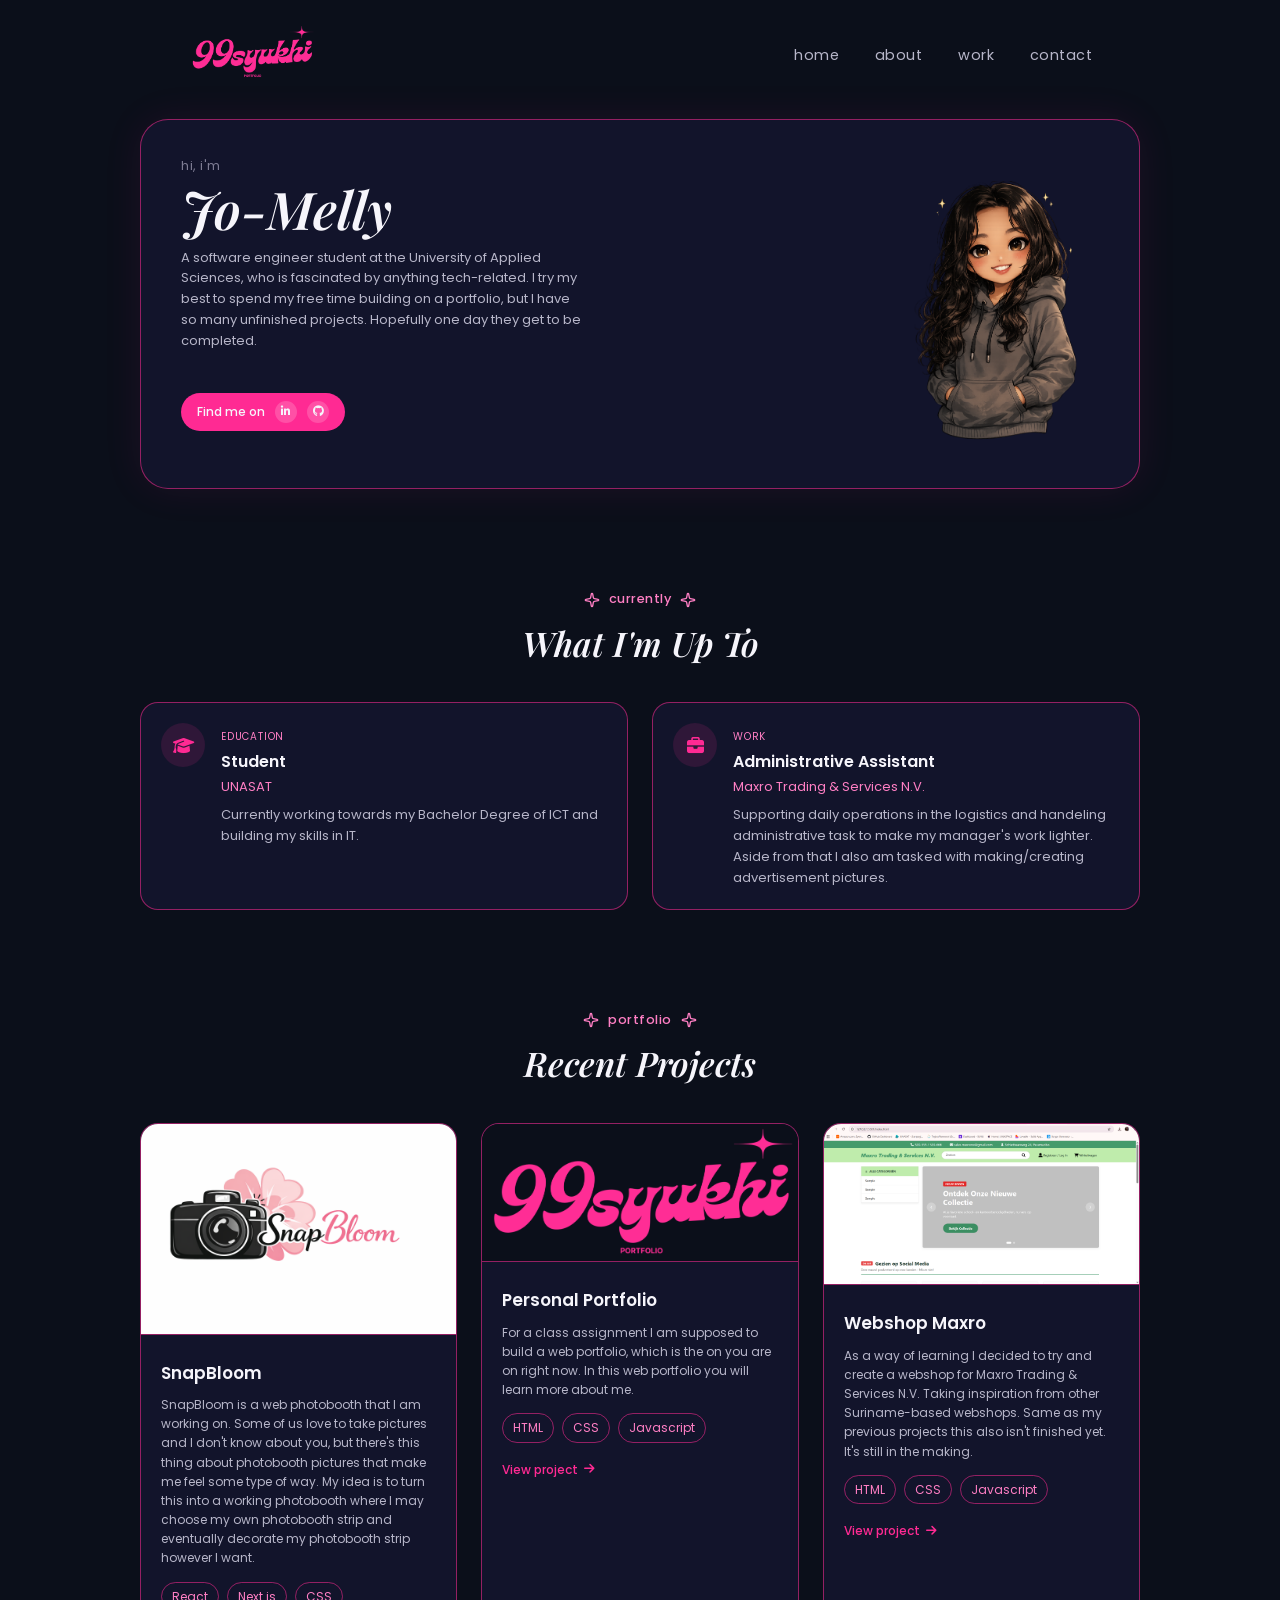
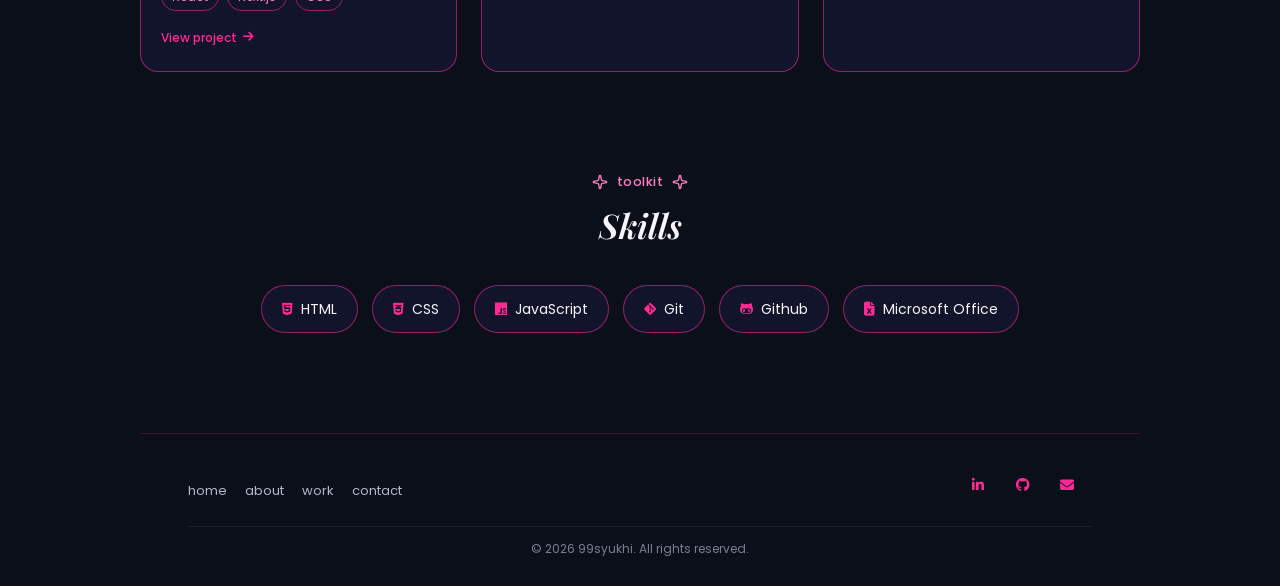
<file: index.html>
<!doctype html>
<html lang="en">
  <head>
    <meta charset="UTF-8" />
    <meta name="viewport" content="width=device-width, initial-scale=1.0" />
    <title>99syukhi - Jo-Melly's Portfolio</title>
    <link rel="preconnect" href="https://fonts.googleapis.com">
    <link href="https://fonts.googleapis.com/css2?family=Pacifico&amp;family=Playfair+Display:ital,wght@1,500;1,600&amp;family=Poppins:wght@300;400;500;600;700&amp;display=swap" rel="stylesheet">
    <link rel="stylesheet" href="https://cdnjs.cloudflare.com/ajax/libs/font-awesome/6.5.1/css/all.min.css">
    <link rel="icon" type="image/png" href="img/logo.png">
    <link rel="stylesheet" href="css/main.css" />
    <link rel="stylesheet" href="css/responsive.css" />
  </head>

  <body>
    <header class="site-header">
      <div class="wrap-logo">
        <div class="logo">
          <a href="index.html">
          <img src="img/logo.png" alt="99syukhi Logo" href="index.html">
          </a>
        </div>
      </div>
      <nav class="main-nav" id="mainNav">
        <a href="index.html" class="nav-link active">Home</a>
        <a href="about.html" class="nav-link">About</a>
        <a href="work.html" class="nav-link">Work</a>
        <a href="contact.html" class="nav-link">Contact</a>
    </nav>
    </header>

    <main>
    <section class="hero" id="home">
        <div class="hero-card">
            <div class="hero-text">
                <p class="eyebrow">Hi, I'm</p>
                <h1 class="hero-name">Jo-Melly</h1>
                <p class="hero-bio">
                A software engineer student at the University of Applied Sciences, who is fascinated by anything tech-related. 
                I try my best to spend my free time building on a portfolio, but I have so many unfinished projects. Hopefully one day they get to be completed.
                </p>
            </div>
            <div class="hero-img">
                <img src="img/chibi.png" alt="Chibi Illustration of Jo-Melly">
            </div>
            <div class="social-pill">
              <span>Find me on</span>

              <a href="https://www.linkedin.com/in/jo-melly-amatbahrowi-447380358/" target="_blank" aria-label="LinkedIn">
              <i class="fa-brands fa-linkedin-in"></i>
              </a>

              <a href="https://github.com/99syukhi" target="_blank" aria-label="GitHub">
              <i class="fa-brands fa-github"></i>
              </a>
            </div>
    </section>

    <section id="roles" class="roles">
        <p class="eyebrow center">
          <svg xmlns="http://www.w3.org/2000/svg" width="16" height="16" viewBox="0 0 24 24" fill="none" stroke="currentColor" stroke-width="2" stroke-linecap="round" stroke-linejoin="round" class="lucide lucide-sparkle-icon lucide-sparkle">
          <path d="M11.017 2.814a1 1 0 0 1 1.966 0l1.051 5.558a2 2 0 0 0 1.594 1.594l5.558 1.051a1 1 0 0 1 0 1.966l-5.558 1.051a2 2 0 0 0-1.594 1.594l-1.051 5.558a1 1 0 0 1-1.966 0l-1.051-5.558a2 2 0 0 0-1.594-1.594l-5.558-1.051a1 1 0 0 1 0-1.966l5.558-1.051a2 2 0 0 0 1.594-1.594z"/>
          </svg>
          currently
          <svg xmlns="http://www.w3.org/2000/svg" width="16" height="16" viewBox="0 0 24 24" fill="none" stroke="currentColor" stroke-width="2" stroke-linecap="round" stroke-linejoin="round" class="lucide lucide-sparkle-icon lucide-sparkle">
          <path d="M11.017 2.814a1 1 0 0 1 1.966 0l1.051 5.558a2 2 0 0 0 1.594 1.594l5.558 1.051a1 1 0 0 1 0 1.966l-5.558 1.051a2 2 0 0 0-1.594 1.594l-1.051 5.558a1 1 0 0 1-1.966 0l-1.051-5.558a2 2 0 0 0-1.594-1.594l-5.558-1.051a1 1 0 0 1 0-1.966l5.558-1.051a2 2 0 0 0 1.594-1.594z"/>
          </svg>
        </p>
        <h2 class="section-title">What I'm Up To</h2>

        <div class="role-grid">
          <div class="role-card">
            <div class="role-icon">
                <i class="fa-solid fa-graduation-cap">
                </i>
            </div>
            <div class="role-content">
                <span class="role-tag">Education</span>
                <h3 class="role-title">Student</h3>
                <p class="role-org">UNASAT</p>
                <p class="role-desc">Currently working towards my Bachelor Degree of ICT and building my skills in IT.</p>
            </div>
          </div>
        
          <div class="role-card">
            <div class="role-icon">
                <i class="fa-solid fa-briefcase">
                </i>
            </div>
            <div class="role-content">
                <span class="role-tag">Work</span>
                <h3 class="role-title">Administrative Assistant</h3>
                <p class="role-org">Maxro Trading & Services N.V.</p>
                <p class="role-desc">Supporting daily operations in the logistics and handeling administrative task to make my manager's work lighter. Aside from that I also am tasked with making/creating advertisement pictures.</p>
            </div>
          </div>
        </div>
    </section>
    <section id="work" class="projects">
      <p class="eyebrow center">
          <svg xmlns="http://www.w3.org/2000/svg" width="16" height="16" viewBox="0 0 24 24" fill="none" stroke="currentColor" stroke-width="2" stroke-linecap="round" stroke-linejoin="round" class="lucide lucide-sparkle-icon lucide-sparkle">
          <path d="M11.017 2.814a1 1 0 0 1 1.966 0l1.051 5.558a2 2 0 0 0 1.594 1.594l5.558 1.051a1 1 0 0 1 0 1.966l-5.558 1.051a2 2 0 0 0-1.594 1.594l-1.051 5.558a1 1 0 0 1-1.966 0l-1.051-5.558a2 2 0 0 0-1.594-1.594l-5.558-1.051a1 1 0 0 1 0-1.966l5.558-1.051a2 2 0 0 0 1.594-1.594z"/>
          </svg>
          portfolio
          <svg xmlns="http://www.w3.org/2000/svg" width="16" height="16" viewBox="0 0 24 24" fill="none" stroke="currentColor" stroke-width="2" stroke-linecap="round" stroke-linejoin="round" class="lucide lucide-sparkle-icon lucide-sparkle">
          <path d="M11.017 2.814a1 1 0 0 1 1.966 0l1.051 5.558a2 2 0 0 0 1.594 1.594l5.558 1.051a1 1 0 0 1 0 1.966l-5.558 1.051a2 2 0 0 0-1.594 1.594l-1.051 5.558a1 1 0 0 1-1.966 0l-1.051-5.558a2 2 0 0 0-1.594-1.594l-5.558-1.051a1 1 0 0 1 0-1.966l5.558-1.051a2 2 0 0 0 1.594-1.594z"/>
          </svg>
        </p>
      <h2 class="section-title">Recent Projects</h2>

      <div class="project-grid">
        <article class="project-card">
          <div class="project-thumb">
            <img src="/img/projects/snapbloom-logo.png" alt="Screenshot of Project One">
          </div>
          <div class="project-body">
            <h3 class="project-title">SnapBloom</h3>
            <p class="project-desc">
            SnapBloom is a web photobooth that I am working on. Some of us love to take pictures and I don't know about you, but there's this thing
            about photobooth pictures that make me feel some type of way. My idea is to turn this into a working photobooth where I may choose my own photobooth strip and eventually decorate my photobooth strip however I want.
            </p>
            <div class="tag-list">
              <span class="tag">React</span>
              <span class="tag">Next.js</span>
              <span class="tag">CSS</span>
            </div>
            <a href="/snapbloom.html" class="text-link">View project <i class="fa-solid fa-arrow-right"></i></a>
          </div>
        </article>

        <article class="project-card">
          <div class="project-thumb">
            <img src="/img/logo.png" alt="Screenshot of Project Two">
          </div>
          <div class="project-body">
            <h3 class="project-title">Personal Portfolio</h3>
            <p class="project-desc">
            For a class assignment I am supposed to build a web portfolio, which is the on you are on right now.
            In this web portfolio you will learn more about me.
            </p>
            <div class="tag-list">
              <span class="tag">HTML</span>
              <span class="tag">CSS</span>
            <span class="tag">Javascript</span>
            </div>
            <a href="portfolio.html" class="text-link">View project <i class="fa-solid fa-arrow-right"></i></a>
          </div>
        </article>

        <article class="project-card">
          <div class="project-thumb">
            <img src="/img/projects/webshop.png" alt="Screenshot of Project Three">
          </div>
          <div class="project-body">
            <h3 class="project-title">Webshop Maxro</h3>
            <p class="project-desc">
            As a way of learning I decided to try and create a webshop for Maxro Trading & Services N.V. Taking inspiration from other Suriname-based webshops.
            Same as my previous projects this also isn't finished yet. It's still in the making.
            </p>
            <div class="tag-list">
              <span class="tag">HTML</span>
              <span class="tag">CSS</span>
              <span class="tag">Javascript</span>
            </div>
            <a href="#" class="text-link">View project <i class="fa-solid fa-arrow-right"></i></a>
          </div>
        </article>
      </div>
    </section>
    
    <section id="skills" class="skills">
      <p class="eyebrow center">
          <svg xmlns="http://www.w3.org/2000/svg" width="16" height="16" viewBox="0 0 24 24" fill="none" stroke="currentColor" stroke-width="2" stroke-linecap="round" stroke-linejoin="round" class="lucide lucide-sparkle-icon lucide-sparkle">
          <path d="M11.017 2.814a1 1 0 0 1 1.966 0l1.051 5.558a2 2 0 0 0 1.594 1.594l5.558 1.051a1 1 0 0 1 0 1.966l-5.558 1.051a2 2 0 0 0-1.594 1.594l-1.051 5.558a1 1 0 0 1-1.966 0l-1.051-5.558a2 2 0 0 0-1.594-1.594l-5.558-1.051a1 1 0 0 1 0-1.966l5.558-1.051a2 2 0 0 0 1.594-1.594z"/>
          </svg>
          toolkit
          <svg xmlns="http://www.w3.org/2000/svg" width="16" height="16" viewBox="0 0 24 24" fill="none" stroke="currentColor" stroke-width="2" stroke-linecap="round" stroke-linejoin="round" class="lucide lucide-sparkle-icon lucide-sparkle">
          <path d="M11.017 2.814a1 1 0 0 1 1.966 0l1.051 5.558a2 2 0 0 0 1.594 1.594l5.558 1.051a1 1 0 0 1 0 1.966l-5.558 1.051a2 2 0 0 0-1.594 1.594l-1.051 5.558a1 1 0 0 1-1.966 0l-1.051-5.558a2 2 0 0 0-1.594-1.594l-5.558-1.051a1 1 0 0 1 0-1.966l5.558-1.051a2 2 0 0 0 1.594-1.594z"/>
          </svg>
        </p>
      <h2 class="section-title">Skills</h2>

      <div class="skills-grid">
        <div class="skill-pill"><i class="fa-brands fa-html5"></i><span>HTML</span></div>
        <div class="skill-pill"><i class="fa-brands fa-css3-alt"></i><span>CSS</span></div>
        <div class="skill-pill"><i class="fa-brands fa-js"></i><span>JavaScript</span></div>
        <div class="skill-pill"><i class="fa-brands fa-git-alt"></i><span>Git</span></div>
        <div class="skill-pill"><i class="fa-brands fa-github-alt"></i><span>Github</span></div>
        <div class="skill-pill"><i class="fa-solid fa-file-excel"></i><span>Microsoft Office</span></div>
      </div>
    </section>
    </main>

<footer>

  <nav class="footer-nav">
      <ul>
        <li><a href="#home">home</a></li>
        <li><a href="about.html">about</a></li>
        <li><a href="#work">work</a></li>
        <li><a href="#contact">contact</a></li>
      </ul>
    </nav>
    
    <p class="footer-cta">Let's connect</p>
    
    <div class="social-icons footer-icons">
      <a href="https://www.linkedin.com/in/jo-melly-amatbahrowi-447380358/" aria-label="LinkedIn"><i class="fa-brands fa-linkedin-in"></i></a>
      <a href="https://github.com/99syukhi" aria-label="GitHub"><i class="fa-brands fa-github"></i></a>
      <a href="mailto:jomellyamatbahrowi@gmail.com" aria-label="Email"><i class="fa-solid fa-envelope"></i></a>
    </div>

    <hr class="footer-divider" />
    <p class="footer-copy">
    &copy; 2026 99syukhi. All rights reserved.
    </p>
</footer>

  <script src="/js/script.js"></script>
  </body>
</html>
</file>
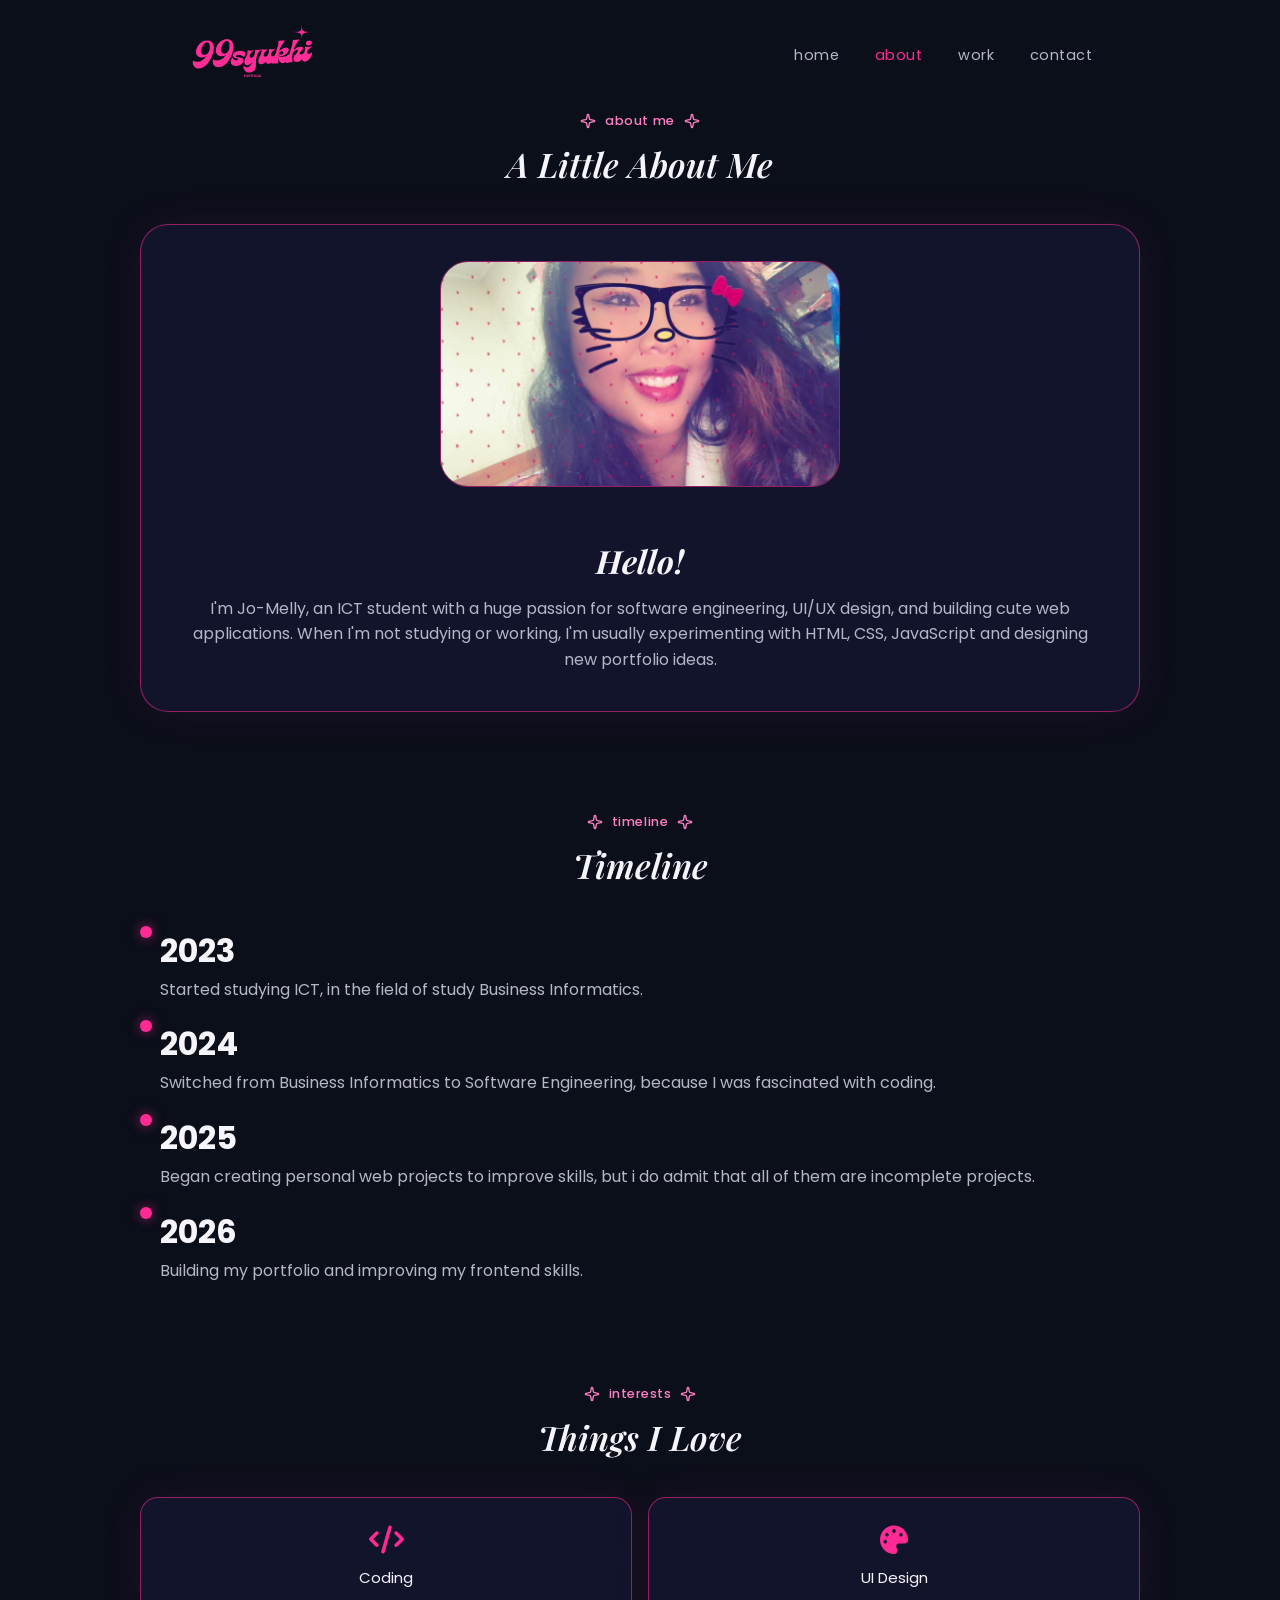
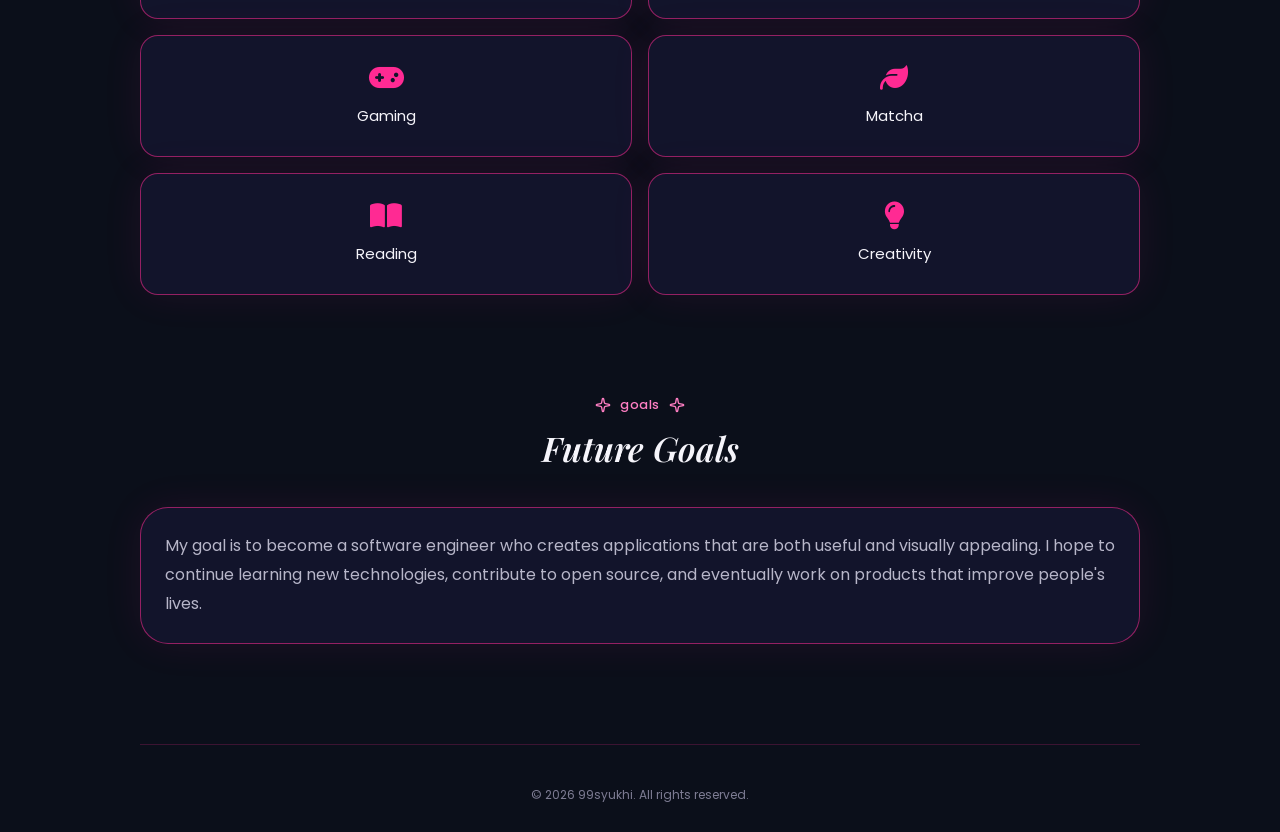
<file: about.html>
<!doctype html>
<html lang="en">
  <head>
    <meta charset="UTF-8" />
    <meta name="viewport" content="width=device-width, initial-scale=1.0" />
    <title>99syukhi - Jo-Melly's Portfolio</title>
    <link rel="preconnect" href="https://fonts.googleapis.com">
    <link href="https://fonts.googleapis.com/css2?family=Pacifico&amp;family=Playfair+Display:ital,wght@1,500;1,600&amp;family=Poppins:wght@300;400;500;600;700&amp;display=swap" rel="stylesheet">
    <link rel="stylesheet" href="https://cdnjs.cloudflare.com/ajax/libs/font-awesome/6.5.1/css/all.min.css">
    <link rel="icon" type="image/png" href="img/logo.png">
    <link rel="stylesheet" href="css/main.css" />
    <link rel="stylesheet" href="css/about.css" />
    <link rel="stylesheet" href="css/responsive.css" />
  </head>

  <body>
    <header class="site-header">
      <div class="logo">
        <a href="index.html">
        <img src="img/logo.png" alt="99syukhi Logo" href="index.html">
        </a>
      </div>
      <nav class="main-nav" id="mainNav">
        <a href="index.html" class="nav-link">Home</a>
        <a href="about.html" class="nav-link active">About</a>
        <a href="work.html" class="nav-link">Work</a>
        <a href="contact.html" class="nav-link">Contact</a>
    </nav>
    </header>

    <main>
    <section class="about-hero">
        <p class="eyebrow center">
          <svg xmlns="http://www.w3.org/2000/svg" width="16" height="16" viewBox="0 0 24 24" fill="none" stroke="currentColor" stroke-width="2" stroke-linecap="round" stroke-linejoin="round" class="lucide lucide-sparkle-icon lucide-sparkle">
          <path d="M11.017 2.814a1 1 0 0 1 1.966 0l1.051 5.558a2 2 0 0 0 1.594 1.594l5.558 1.051a1 1 0 0 1 0 1.966l-5.558 1.051a2 2 0 0 0-1.594 1.594l-1.051 5.558a1 1 0 0 1-1.966 0l-1.051-5.558a2 2 0 0 0-1.594-1.594l-5.558-1.051a1 1 0 0 1 0-1.966l5.558-1.051a2 2 0 0 0 1.594-1.594z"/>
          </svg>
          about me
          <svg xmlns="http://www.w3.org/2000/svg" width="16" height="16" viewBox="0 0 24 24" fill="none" stroke="currentColor" stroke-width="2" stroke-linecap="round" stroke-linejoin="round" class="lucide lucide-sparkle-icon lucide-sparkle">
          <path d="M11.017 2.814a1 1 0 0 1 1.966 0l1.051 5.558a2 2 0 0 0 1.594 1.594l5.558 1.051a1 1 0 0 1 0 1.966l-5.558 1.051a2 2 0 0 0-1.594 1.594l-1.051 5.558a1 1 0 0 1-1.966 0l-1.051-5.558a2 2 0 0 0-1.594-1.594l-5.558-1.051a1 1 0 0 1 0-1.966l5.558-1.051a2 2 0 0 0 1.594-1.594z"/>
          </svg>
        </p>

        <h1 class="section-title">A Little About Me</h1>
        <div class="about-card">
            <img src="img/jomelly.png" alt="Jo-Melly">
            <div>
                <h2>Hello!</h2>
                <p>
                I'm Jo-Melly, an ICT student with a huge passion for software engineering,
                UI/UX design, and building cute web applications.

                When I'm not studying or working,
                I'm usually experimenting with HTML, CSS,
                JavaScript and designing new portfolio ideas.
                </p>
            </div>
        </div>
    </section>

    <section>
        <p class="eyebrow center">
          <svg xmlns="http://www.w3.org/2000/svg" width="16" height="16" viewBox="0 0 24 24" fill="none" stroke="currentColor" stroke-width="2" stroke-linecap="round" stroke-linejoin="round" class="lucide lucide-sparkle-icon lucide-sparkle">
          <path d="M11.017 2.814a1 1 0 0 1 1.966 0l1.051 5.558a2 2 0 0 0 1.594 1.594l5.558 1.051a1 1 0 0 1 0 1.966l-5.558 1.051a2 2 0 0 0-1.594 1.594l-1.051 5.558a1 1 0 0 1-1.966 0l-1.051-5.558a2 2 0 0 0-1.594-1.594l-5.558-1.051a1 1 0 0 1 0-1.966l5.558-1.051a2 2 0 0 0 1.594-1.594z"/>
          </svg>
          timeline
          <svg xmlns="http://www.w3.org/2000/svg" width="16" height="16" viewBox="0 0 24 24" fill="none" stroke="currentColor" stroke-width="2" stroke-linecap="round" stroke-linejoin="round" class="lucide lucide-sparkle-icon lucide-sparkle">
          <path d="M11.017 2.814a1 1 0 0 1 1.966 0l1.051 5.558a2 2 0 0 0 1.594 1.594l5.558 1.051a1 1 0 0 1 0 1.966l-5.558 1.051a2 2 0 0 0-1.594 1.594l-1.051 5.558a1 1 0 0 1-1.966 0l-1.051-5.558a2 2 0 0 0-1.594-1.594l-5.558-1.051a1 1 0 0 1 0-1.966l5.558-1.051a2 2 0 0 0 1.594-1.594z"/>
          </svg>
        </p>
        
        <h2 class="section-title">Timeline</h2>
        <div class="timeline">
            <div class="timeline-item">
                <div class="dot"></div>
                <div>
                    <h3>2023</h3>
                    <p>Started studying ICT, in the field of study Business Informatics.</p>
                </div>
            </div>
            <div class="timeline-item">
                <div class="dot"></div>
                <div>
                    <h3>2024</h3>
                    <p>Switched from Business Informatics to Software Engineering, because I was fascinated with coding.</p>
                </div>
            </div>
            <div class="timeline-item">
                <div class="dot"></div>
                <div>
                    <h3>2025</h3>
                    <p>Began creating personal web projects to improve skills, but i do admit that all of them are incomplete projects.</p>
                </div>
            </div>
            <div class="timeline-item">
                <div class="dot"></div>
                <div>
                    <h3>2026</h3>
                    <p>Building my portfolio and improving my frontend skills.</p>
                </div>
            </div>
        </div>
    </section>

    <section>
        <p class="eyebrow center">
          <svg xmlns="http://www.w3.org/2000/svg" width="16" height="16" viewBox="0 0 24 24" fill="none" stroke="currentColor" stroke-width="2" stroke-linecap="round" stroke-linejoin="round" class="lucide lucide-sparkle-icon lucide-sparkle">
          <path d="M11.017 2.814a1 1 0 0 1 1.966 0l1.051 5.558a2 2 0 0 0 1.594 1.594l5.558 1.051a1 1 0 0 1 0 1.966l-5.558 1.051a2 2 0 0 0-1.594 1.594l-1.051 5.558a1 1 0 0 1-1.966 0l-1.051-5.558a2 2 0 0 0-1.594-1.594l-5.558-1.051a1 1 0 0 1 0-1.966l5.558-1.051a2 2 0 0 0 1.594-1.594z"/>
          </svg>
          interests
          <svg xmlns="http://www.w3.org/2000/svg" width="16" height="16" viewBox="0 0 24 24" fill="none" stroke="currentColor" stroke-width="2" stroke-linecap="round" stroke-linejoin="round" class="lucide lucide-sparkle-icon lucide-sparkle">
          <path d="M11.017 2.814a1 1 0 0 1 1.966 0l1.051 5.558a2 2 0 0 0 1.594 1.594l5.558 1.051a1 1 0 0 1 0 1.966l-5.558 1.051a2 2 0 0 0-1.594 1.594l-1.051 5.558a1 1 0 0 1-1.966 0l-1.051-5.558a2 2 0 0 0-1.594-1.594l-5.558-1.051a1 1 0 0 1 0-1.966l5.558-1.051a2 2 0 0 0 1.594-1.594z"/>
          </svg>
        </p>
        
        <h2 class="section-title">Things I Love</h2>
        <div class="interest-grid">
            <div class="interest-card">
                <i class="fa-solid fa-code"></i>
                <span>Coding</span>
            </div>
            <div class="interest-card">
                <i class="fa-solid fa-palette"></i>
                <span>UI Design</span>
            </div>
            <div class="interest-card">
                <i class="fa-solid fa-gamepad"></i>
                <span>Gaming</span>
            </div>
            <div class="interest-card">
                <i class="fa-solid fa-leaf"></i>
                <span>Matcha</span>
            </div>
            <div class="interest-card">
                <i class="fa-solid fa-book-open"></i>
                <span>Reading</span>
            </div>
            <div class="interest-card">
                <i class="fa-solid fa-lightbulb"></i>
                <span>Creativity</span>
            </div>
        </div>
    </section>

    <section>
        <p class="eyebrow center">
          <svg xmlns="http://www.w3.org/2000/svg" width="16" height="16" viewBox="0 0 24 24" fill="none" stroke="currentColor" stroke-width="2" stroke-linecap="round" stroke-linejoin="round" class="lucide lucide-sparkle-icon lucide-sparkle">
          <path d="M11.017 2.814a1 1 0 0 1 1.966 0l1.051 5.558a2 2 0 0 0 1.594 1.594l5.558 1.051a1 1 0 0 1 0 1.966l-5.558 1.051a2 2 0 0 0-1.594 1.594l-1.051 5.558a1 1 0 0 1-1.966 0l-1.051-5.558a2 2 0 0 0-1.594-1.594l-5.558-1.051a1 1 0 0 1 0-1.966l5.558-1.051a2 2 0 0 0 1.594-1.594z"/>
          </svg>
          goals
          <svg xmlns="http://www.w3.org/2000/svg" width="16" height="16" viewBox="0 0 24 24" fill="none" stroke="currentColor" stroke-width="2" stroke-linecap="round" stroke-linejoin="round" class="lucide lucide-sparkle-icon lucide-sparkle">
          <path d="M11.017 2.814a1 1 0 0 1 1.966 0l1.051 5.558a2 2 0 0 0 1.594 1.594l5.558 1.051a1 1 0 0 1 0 1.966l-5.558 1.051a2 2 0 0 0-1.594 1.594l-1.051 5.558a1 1 0 0 1-1.966 0l-1.051-5.558a2 2 0 0 0-1.594-1.594l-5.558-1.051a1 1 0 0 1 0-1.966l5.558-1.051a2 2 0 0 0 1.594-1.594z"/>
          </svg>
        </p>

        <h2 class="section-title">Future Goals</h2>
        <div class="story-card">
            <p>
                My goal is to become a software engineer who creates applications that are
                both useful and visually appealing. I hope to continue learning new
                technologies, contribute to open source, and eventually work on products
                that improve people's lives.
            </p>
        </div>
    </section>
</main>

<footer>
    <p class="footer-copy">
    &copy; 2026 99syukhi. All rights reserved.
    </p>
</footer>

<script src="/js/script.js"></script>
</body>
</html>
</file>
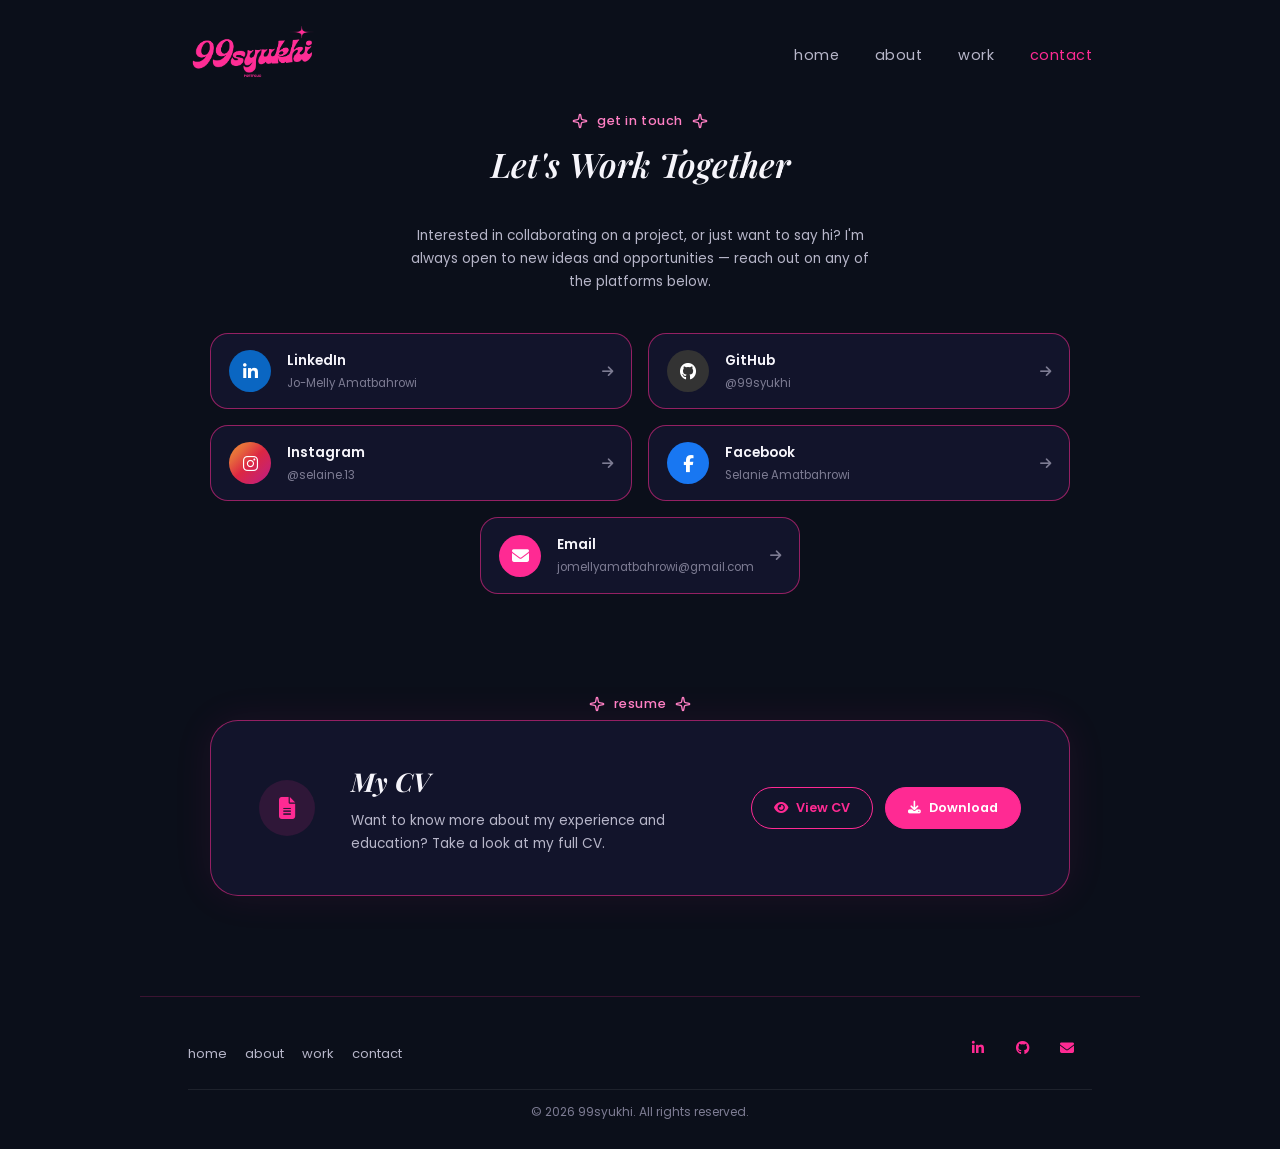
<file: contact.html>
<!doctype html>
<html lang="en">
  <head>
    <meta charset="UTF-8" />
    <meta name="viewport" content="width=device-width, initial-scale=1.0" />
    <title>Contact — 99syukhi</title>
    <link rel="preconnect" href="https://fonts.googleapis.com">
    <link href="https://fonts.googleapis.com/css2?family=Pacifico&family=Playfair+Display:ital,wght@1,500;1,600&family=Poppins:wght@300;400;500;600;700&display=swap" rel="stylesheet">
    <link rel="stylesheet" href="https://cdnjs.cloudflare.com/ajax/libs/font-awesome/6.5.1/css/all.min.css">
    <link rel="icon" type="image/png" href="img/logo.png">
    <link rel="stylesheet" href="css/main.css" />
    <link rel="stylesheet" href="css/contact.css" />
    <link rel="stylesheet" href="css/responsive.css" />
  </head>

  <body>
    <header class="site-header">
      <div class="logo">
        <a href="index.html">
          <img src="img/logo.png" alt="99syukhi Logo">
        </a>
      </div>
      <nav class="main-nav" id="mainNav">
        <a href="index.html" class="nav-link">Home</a>
        <a href="about.html" class="nav-link">About</a>
        <a href="work.html" class="nav-link">Work</a>
        <a href="contact.html" class="nav-link active">Contact</a>
      </nav>
    </header>

    <main>
      <section class="contact-intro">
        <p class="eyebrow center">
          <svg xmlns="http://www.w3.org/2000/svg" width="16" height="16" viewBox="0 0 24 24" fill="none" stroke="currentColor" stroke-width="2" stroke-linecap="round" stroke-linejoin="round">
            <path d="M11.017 2.814a1 1 0 0 1 1.966 0l1.051 5.558a2 2 0 0 0 1.594 1.594l5.558 1.051a1 1 0 0 1 0 1.966l-5.558 1.051a2 2 0 0 0-1.594 1.594l-1.051 5.558a1 1 0 0 1-1.966 0l-1.051-5.558a2 2 0 0 0-1.594-1.594l-5.558-1.051a1 1 0 0 1 0-1.966l5.558-1.051a2 2 0 0 0 1.594-1.594z"/>
          </svg>
          get in touch
          <svg xmlns="http://www.w3.org/2000/svg" width="16" height="16" viewBox="0 0 24 24" fill="none" stroke="currentColor" stroke-width="2" stroke-linecap="round" stroke-linejoin="round">
            <path d="M11.017 2.814a1 1 0 0 1 1.966 0l1.051 5.558a2 2 0 0 0 1.594 1.594l5.558 1.051a1 1 0 0 1 0 1.966l-5.558 1.051a2 2 0 0 0-1.594 1.594l-1.051 5.558a1 1 0 0 1-1.966 0l-1.051-5.558a2 2 0 0 0-1.594-1.594l-5.558-1.051a1 1 0 0 1 0-1.966l5.558-1.051a2 2 0 0 0 1.594-1.594z"/>
          </svg>
        </p>
        <h1 class="section-title">Let's Work Together</h1>
        <p class="contact-sub">
          Interested in collaborating on a project, or just want to say hi?
          I'm always open to new ideas and opportunities — reach out on any of the platforms below.
        </p>
      </section>
      <section class="socials-section">
        <div class="socials-grid">

          <a href="www.linkedin.com/in/jo-melly-amatbahrowi-447380358" target="_blank" class="social-card" aria-label="LinkedIn">
            <div class="social-icon-wrap linkedin">
              <i class="fa-brands fa-linkedin-in"></i>
            </div>
            <div class="social-info">
              <span class="social-platform">LinkedIn</span>
              <span class="social-handle">Jo-Melly Amatbahrowi</span>
            </div>
            <i class="fa-solid fa-arrow-right social-arrow"></i>
          </a>

          <a href="https://github.com/99syukhi" target="_blank" class="social-card" aria-label="GitHub">
            <div class="social-icon-wrap github">
              <i class="fa-brands fa-github"></i>
            </div>
            <div class="social-info">
              <span class="social-platform">GitHub</span>
              <span class="social-handle">@99syukhi</span>
            </div>
            <i class="fa-solid fa-arrow-right social-arrow"></i>
          </a>

          <a href="https://www.instagram.com/selaine.13/" target="_blank" class="social-card" aria-label="Instagram">
            <div class="social-icon-wrap instagram">
              <i class="fa-brands fa-instagram"></i>
            </div>
            <div class="social-info">
              <span class="social-platform">Instagram</span>
              <span class="social-handle">@selaine.13</span>
            </div>
            <i class="fa-solid fa-arrow-right social-arrow"></i>
          </a>

          <a href="https://www.facebook.com/jomellyamatbahrowi" target="_blank" class="social-card" aria-label="Facebook">
            <div class="social-icon-wrap facebook">
              <i class="fa-brands fa-facebook-f"></i>
            </div>
            <div class="social-info">
              <span class="social-platform">Facebook</span>
              <span class="social-handle">Selanie Amatbahrowi</span>
            </div>
            <i class="fa-solid fa-arrow-right social-arrow"></i>
          </a>

          <a href="mailto:jomellyamatbahrowi@gmail.com" class="social-card" aria-label="Email">
            <div class="social-icon-wrap email">
              <i class="fa-solid fa-envelope"></i>
            </div>
            <div class="social-info">
              <span class="social-platform">Email</span>
              <span class="social-handle">jomellyamatbahrowi@gmail.com</span>
            </div>
            <i class="fa-solid fa-arrow-right social-arrow"></i>
          </a>

        </div>
      </section>

      <section class="cv-section">
        <p class="eyebrow center">
          <svg xmlns="http://www.w3.org/2000/svg" width="16" height="16" viewBox="0 0 24 24" fill="none" stroke="currentColor" stroke-width="2" stroke-linecap="round" stroke-linejoin="round">
            <path d="M11.017 2.814a1 1 0 0 1 1.966 0l1.051 5.558a2 2 0 0 0 1.594 1.594l5.558 1.051a1 1 0 0 1 0 1.966l-5.558 1.051a2 2 0 0 0-1.594 1.594l-1.051 5.558a1 1 0 0 1-1.966 0l-1.051-5.558a2 2 0 0 0-1.594-1.594l-5.558-1.051a1 1 0 0 1 0-1.966l5.558-1.051a2 2 0 0 0 1.594-1.594z"/>
          </svg>
          resume
          <svg xmlns="http://www.w3.org/2000/svg" width="16" height="16" viewBox="0 0 24 24" fill="none" stroke="currentColor" stroke-width="2" stroke-linecap="round" stroke-linejoin="round">
            <path d="M11.017 2.814a1 1 0 0 1 1.966 0l1.051 5.558a2 2 0 0 0 1.594 1.594l5.558 1.051a1 1 0 0 1 0 1.966l-5.558 1.051a2 2 0 0 0-1.594 1.594l-1.051 5.558a1 1 0 0 1-1.966 0l-1.051-5.558a2 2 0 0 0-1.594-1.594l-5.558-1.051a1 1 0 0 1 0-1.966l5.558-1.051a2 2 0 0 0 1.594-1.594z"/>
          </svg>
        </p>

        <div class="cv-card">
          <div class="cv-icon">
            <i class="fa-solid fa-file-lines"></i>
          </div>
          <div class="cv-text">
            <h2>My CV</h2>
            <p>Want to know more about my experience and education? Take a look at my full CV.</p>
          </div>
          <div class="cv-buttons">
            <a href="cv.pdf" target="_blank" class="cv-btn cv-btn--view">
              <i class="fa-solid fa-eye"></i> View CV
            </a>
            <a href="cv.pdf" download class="cv-btn cv-btn--download">
              <i class="fa-solid fa-download"></i> Download
            </a>
          </div>
        </div>
      </section>

    </main>
    
    <footer>
      <nav class="footer-nav">
        <ul>
          <li><a href="index.html">home</a></li>
          <li><a href="about.html">about</a></li>
          <li><a href="work.html">work</a></li>
          <li><a href="contact.html">contact</a></li>
        </ul>
      </nav>
      <p class="footer-cta">Let's connect</p>
      <div class="social-icons footer-icons">
        <a href="https://www.linkedin.com/in/jo-melly-amatbahrowi-447380358/" aria-label="LinkedIn"><i class="fa-brands fa-linkedin-in"></i></a>
        <a href="https://github.com/99syukhy" aria-label="GitHub"><i class="fa-brands fa-github"></i></a>
        <a href="mailto:jomellyamatbahrowi@gmail.com" aria-label="Email"><i class="fa-solid fa-envelope"></i></a>
      </div>
      <hr class="footer-divider" />
      <p class="footer-copy">&copy; 2026 99syukhi. All rights reserved.</p>
    </footer>

    <script src="/js/script.js"></script>
  </body>
</html>
</file>
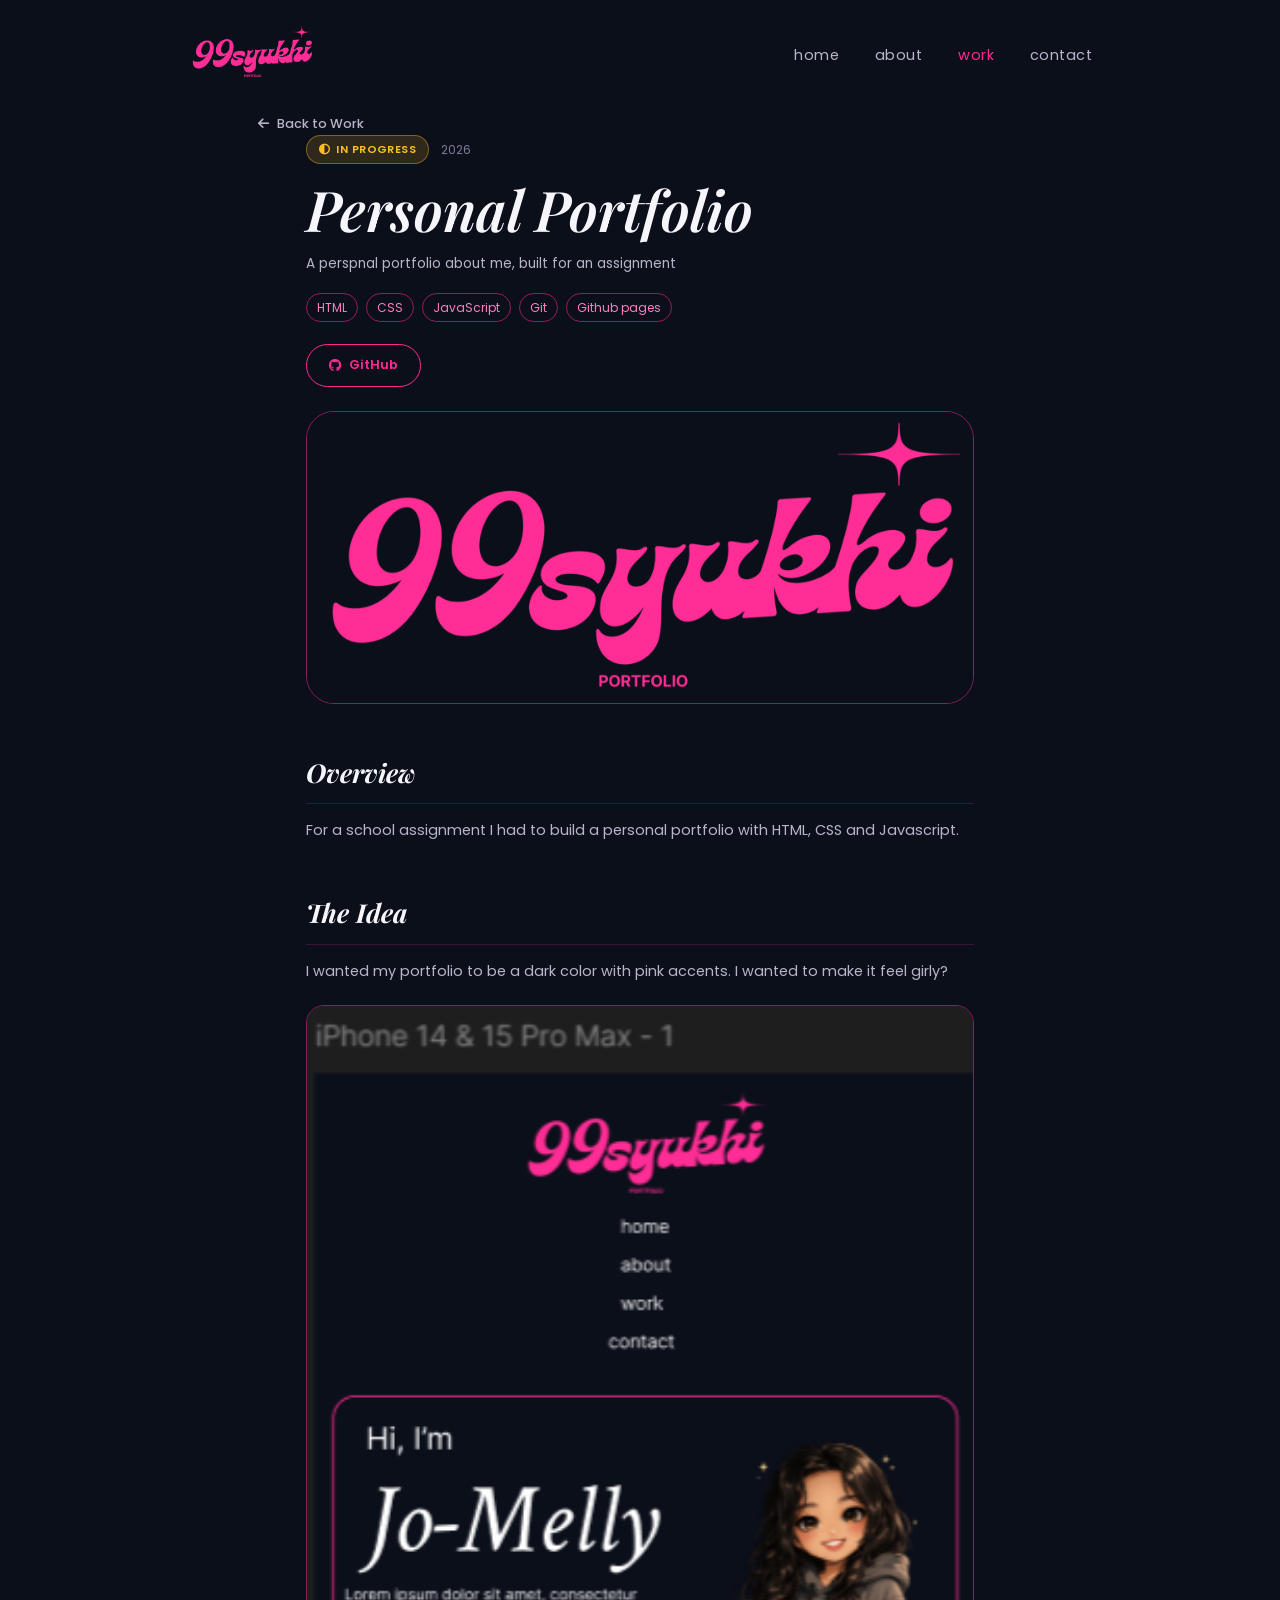
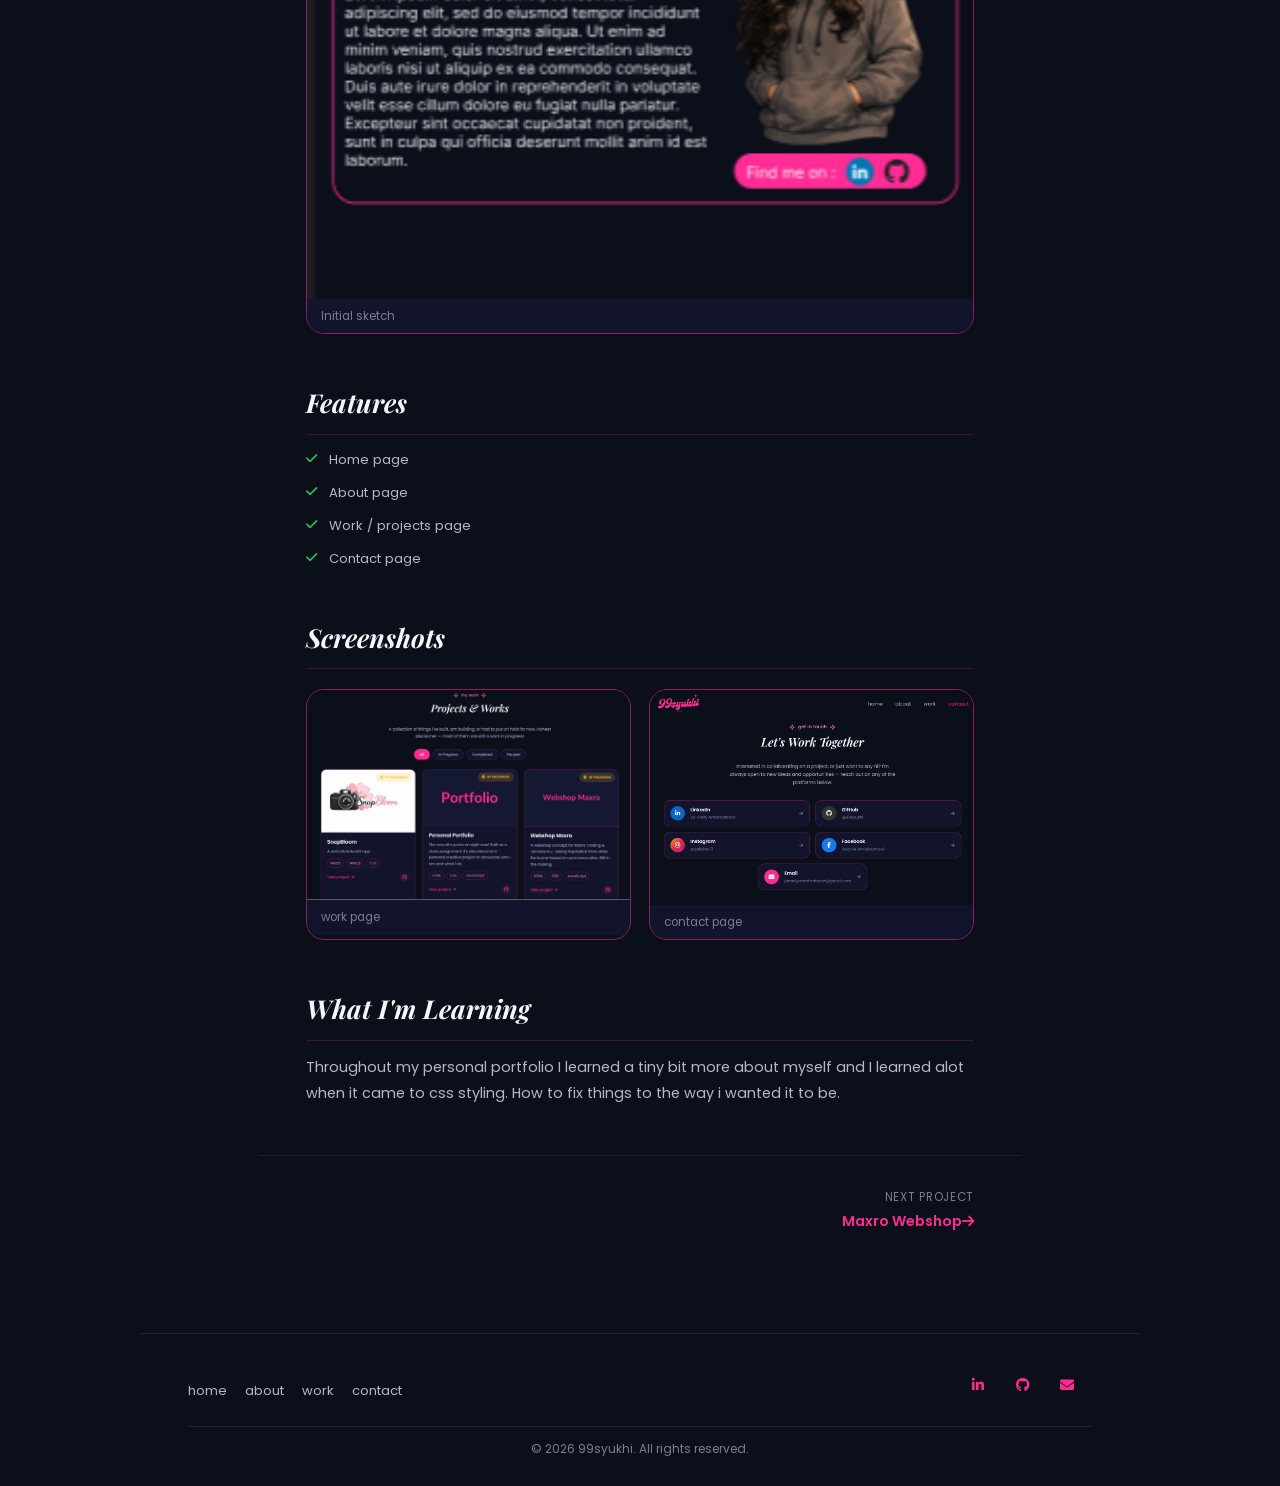
<file: portfolio.html>
<!doctype html>
<html lang="en">
  <head>
    <meta charset="UTF-8" />
    <meta name="viewport" content="width=device-width, initial-scale=1.0" />
    <title>Portfolio — 99syukhi</title>
    <link rel="preconnect" href="https://fonts.googleapis.com">
    <link href="https://fonts.googleapis.com/css2?family=Pacifico&family=Playfair+Display:ital,wght@1,500;1,600&family=Poppins:wght@300;400;500;600;700&display=swap" rel="stylesheet">
    <link rel="stylesheet" href="https://cdnjs.cloudflare.com/ajax/libs/font-awesome/6.5.1/css/all.min.css">
    <link rel="icon" type="image/png" href="/img/logo.png">
    <link rel="stylesheet" href="/css/main.css" />
    <link rel="stylesheet" href="/css/project.css" />
    <link rel="stylesheet" href="/css/responsive.css" />
  </head>

  <body>

    <header class="site-header">
      <div class="logo">
        <a href="/index.html">
          <img src="/img/logo.png" alt="99syukhi Logo">
        </a>
      </div>
      <nav class="main-nav" id="mainNav">
        <a href="/index.html" class="nav-link">Home</a>
        <a href="/about.html" class="nav-link">About</a>
        <a href="/work.html" class="nav-link active">Work</a>
        <a href="/contact.html" class="nav-link">Contact</a>
      </nav>
    </header>

    <main>

      <div class="back-wrap">
        <a href="/work.html" class="back-link">
          <i class="fa-solid fa-arrow-left"></i> Back to Work
        </a>

      <section class="project-hero">
        <div class="project-hero-inner">

          <div class="project-meta">
            <span class="status-badge status-badge--in-progress">
              <i class="fa-solid fa-circle-half-stroke"></i> In Progress
            </span>
            <span class="project-year">2026</span>
          </div>

          <h1 class="project-hero-title">Personal Portfolio</h1>
          <p class="project-hero-tagline">
            A perspnal portfolio about me, built for an assignment
          </p>

          <div class="tag-list">
            <span class="tag">HTML</span>
            <span class="tag">CSS</span>
            <span class="tag">JavaScript</span>
            <span class="tag">Git</span>
            <span class="tag">Github pages</span>
          </div>

          <div class="project-hero-links">
            <a href="https://github.com/99syukhi/99syukhi.github.io" target="_blank" class="cv-btn cv-btn--view">
              <i class="fa-brands fa-github"></i> GitHub
            </a>
          </div>

        </div>

        <div class="project-cover">
          <img src="/img/logo.png"
               alt="Portfolio logo">
        </div>
      </section>

      <section class="detail-section">
        <h2 class="detail-heading">Overview</h2>
        <p class="detail-text">
          For a school assignment I had to build a personal portfolio with HTML, CSS and Javascript.
        </p>
      </section>

      <section class="detail-section">
        <h2 class="detail-heading">The Idea</h2>
        <p class="detail-text">
          I wanted my portfolio to be a dark color with pink accents. I wanted to make it feel girly?
        </p>

        <div class="media-grid">
          <figure class="media-item">
            <img src="/img/projects/idea.png"
                 alt="The idea">
            <figcaption>Initial sketch</figcaption>
          </figure>
      </section>

      <section class="detail-section">
        <h2 class="detail-heading">Features</h2>
        <ul class="feature-list">
          <li>
            <i class="fa-solid fa-check"></i>
            <span>Home page</span>
          </li>
          <li>
            <i class="fa-solid fa-check"></i>
            <span>About page</span>
          </li>
          <li>
            <i class="fa-solid fa-check"></i>
            <span>Work / projects page</span>
          </li>
          <li>
            <i class="fa-solid fa-check"></i>
            <span>Contact page</span>
          </li>
        </ul>
      </section>

      <section class="detail-section">
        <h2 class="detail-heading">Screenshots</h2>
        <div class="media-grid">
          <figure class="media-item">
            <img src="/img/projects/work.png"
                 alt="SnapBloom screenshot 1">
            <figcaption>work page</figcaption>
          </figure>
          <figure class="media-item">
            <img src="/img/projects/contact.png"
                 alt="SnapBloom screenshot 2">
            <figcaption>contact page</figcaption>
          </figure>
        </div>
      </section>

      <section class="detail-section">
        <h2 class="detail-heading">What I'm Learning</h2>
        <p class="detail-text">
          Throughout my personal portfolio I learned a tiny bit more about myself and I learned alot when it came to css styling.
          How to fix things to the way i wanted it to be.
        </p>
      </section>

      <nav class="project-nav">
        <span class="project-nav-placeholder"></span>
        <a href="webshop.html" class="project-nav-link next">
          <span class="project-nav-label">Next project</span>
          <span class="project-nav-title">Maxro Webshop<i class="fa-solid fa-arrow-right"></i></span>
        </a>
      </nav>

    </main>

    <footer>
      <nav class="footer-nav">
        <ul>
          <li><a href="/index.html">home</a></li>
          <li><a href="/about.html">about</a></li>
          <li><a href="/work.html">work</a></li>
          <li><a href="/contact.html">contact</a></li>
        </ul>
      </nav>
      <p class="footer-cta">Let's connect</p>
      <div class="social-icons footer-icons">
        <a href="https://www.linkedin.com/in/jo-melly-amatbahrowi-447380358/" aria-label="LinkedIn"><i class="fa-brands fa-linkedin-in"></i></a>
        <a href="https://github.com/99syukhy" aria-label="GitHub"><i class="fa-brands fa-github"></i></a>
        <a href="mailto:jomellyamatbahrowi@gmail.com" aria-label="Email"><i class="fa-solid fa-envelope"></i></a>
      </div>
      <hr class="footer-divider" />
      <p class="footer-copy">&copy; 2026 99syukhi. All rights reserved.</p>
    </footer>

    <script src="/js/script.js"></script>
  </body>
</html>
</file>
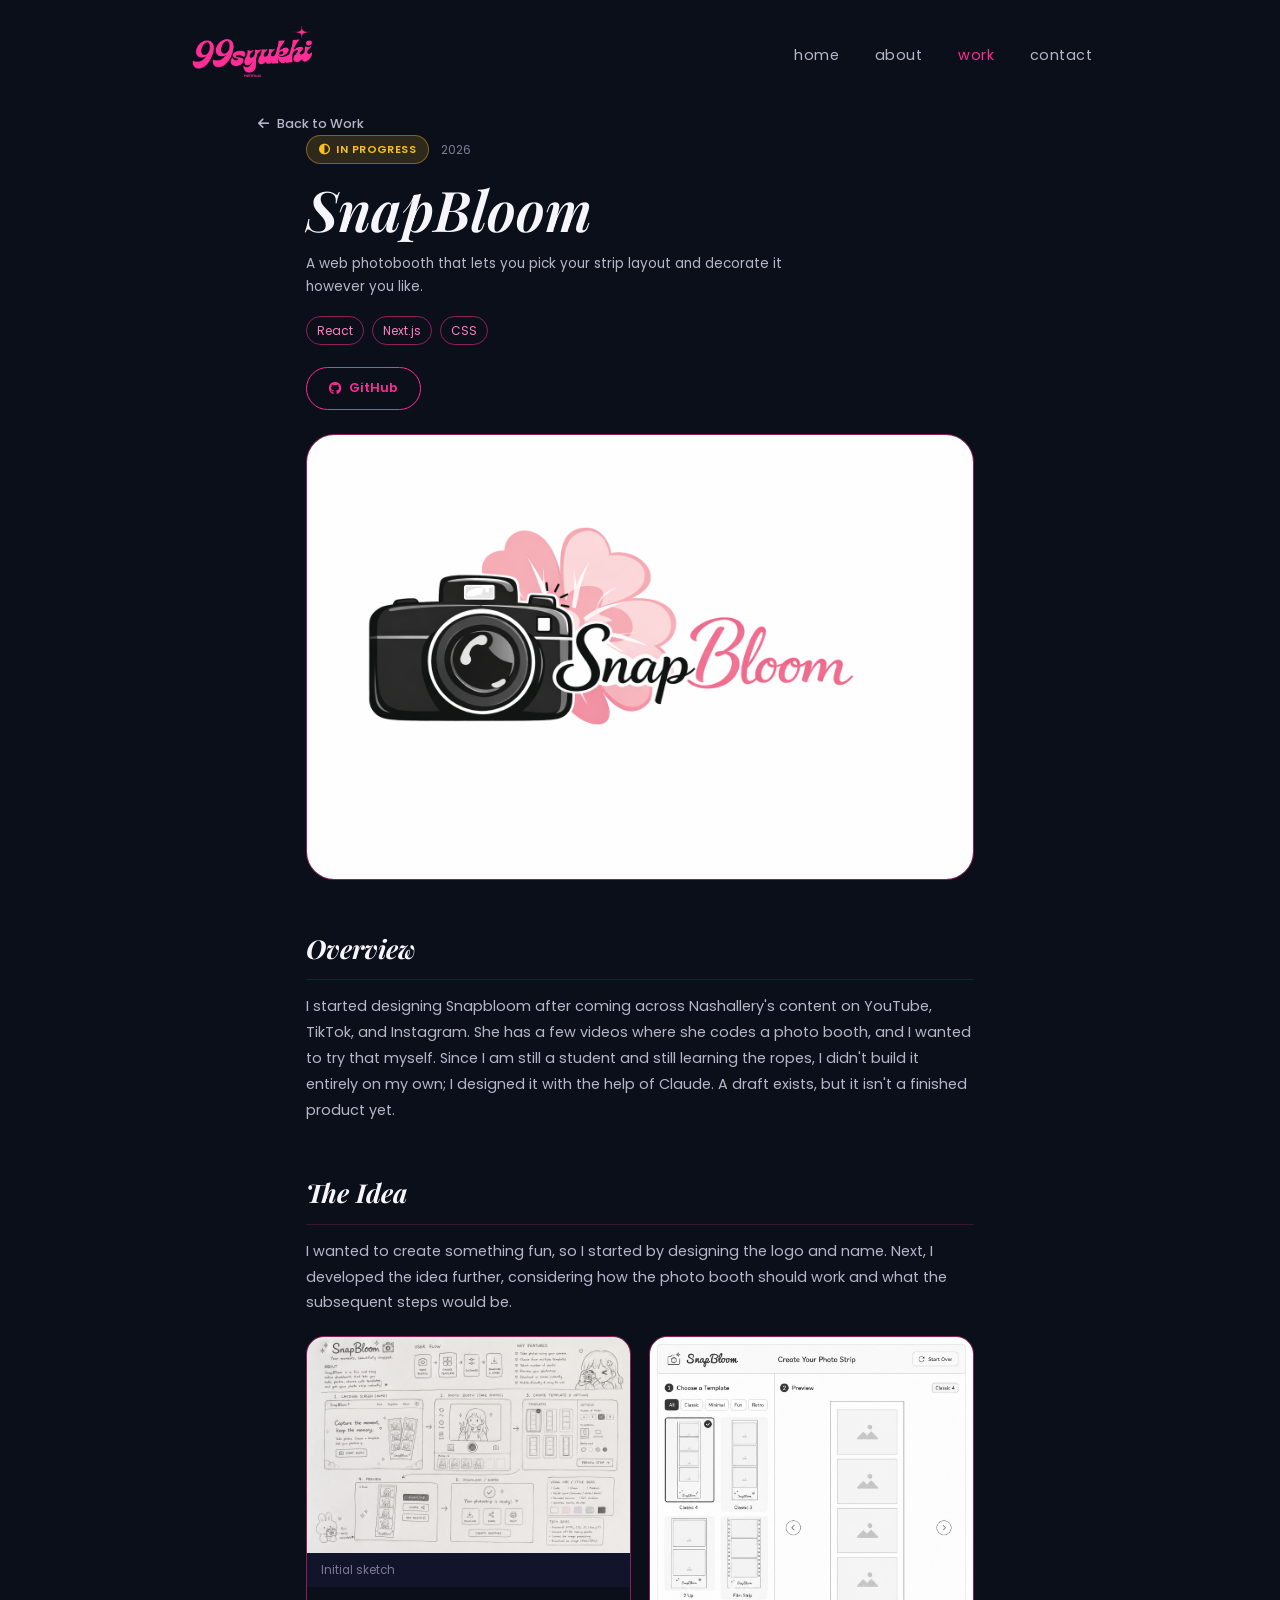
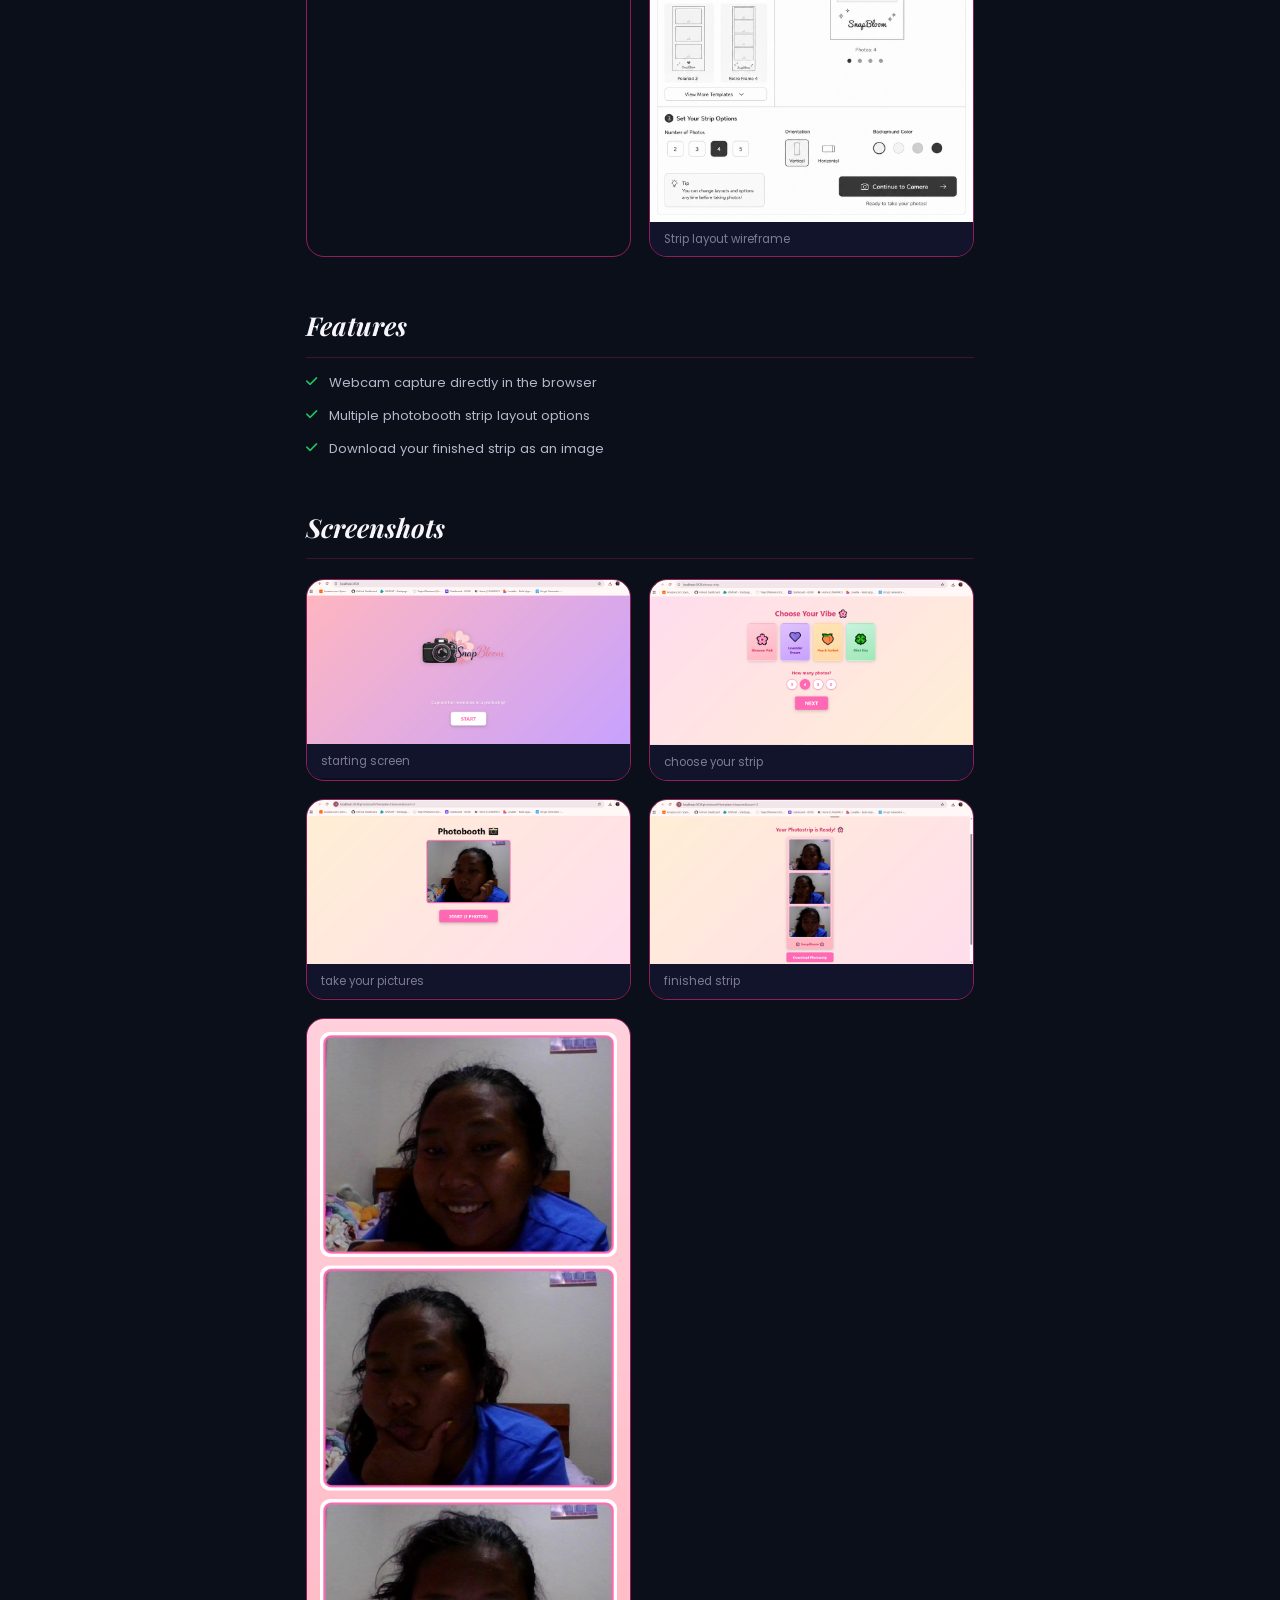
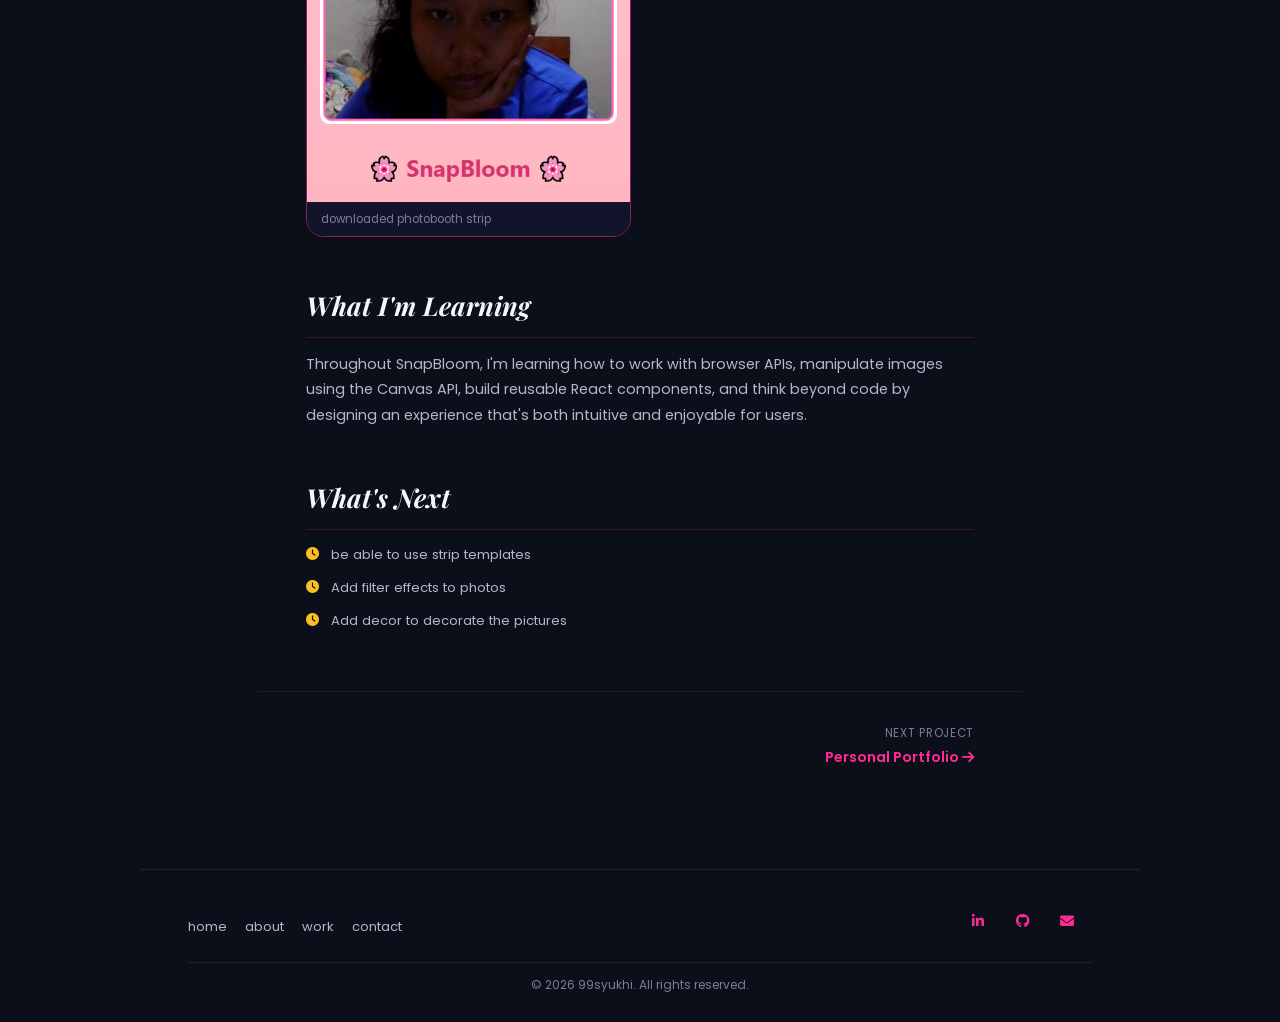
<file: snapbloom.html>
<!doctype html>
<html lang="en">
  <head>
    <meta charset="UTF-8" />
    <meta name="viewport" content="width=device-width, initial-scale=1.0" />
    <title>SnapBloom — 99syukhi</title>
    <link rel="preconnect" href="https://fonts.googleapis.com">
    <link href="https://fonts.googleapis.com/css2?family=Pacifico&family=Playfair+Display:ital,wght@1,500;1,600&family=Poppins:wght@300;400;500;600;700&display=swap" rel="stylesheet">
    <link rel="stylesheet" href="https://cdnjs.cloudflare.com/ajax/libs/font-awesome/6.5.1/css/all.min.css">
    <link rel="icon" type="image/png" href="/img/logo.png">
    <link rel="stylesheet" href="/css/main.css" />
    <link rel="stylesheet" href="/css/project.css" />
    <link rel="stylesheet" href="/css/responsive.css" />
  </head>

  <body>

    <header class="site-header">
      <div class="logo">
        <a href="/index.html">
          <img src="/img/logo.png" alt="99syukhi Logo">
        </a>
      </div>
      <nav class="main-nav" id="mainNav">
        <a href="/index.html" class="nav-link">Home</a>
        <a href="/about.html" class="nav-link">About</a>
        <a href="/work.html" class="nav-link active">Work</a>
        <a href="/contact.html" class="nav-link">Contact</a>
      </nav>
    </header>

    <main>

      <div class="back-wrap">
        <a href="/work.html" class="back-link">
          <i class="fa-solid fa-arrow-left"></i> Back to Work
        </a>

      <section class="project-hero">
        <div class="project-hero-inner">

          <div class="project-meta">
            <span class="status-badge status-badge--in-progress">
              <i class="fa-solid fa-circle-half-stroke"></i> In Progress
            </span>
            <span class="project-year">2026</span>
          </div>

          <h1 class="project-hero-title">SnapBloom</h1>
          <p class="project-hero-tagline">
            A web photobooth that lets you pick your strip layout and decorate it however you like.
          </p>

          <div class="tag-list">
            <span class="tag">React</span>
            <span class="tag">Next.js</span>
            <span class="tag">CSS</span>
          </div>

          <div class="project-hero-links">
            <a href="https://github.com/99syukhi/snapbloom" target="_blank" class="cv-btn cv-btn--view">
              <i class="fa-brands fa-github"></i> GitHub
            </a>
          </div>

        </div>

        <div class="project-cover">
          <img src="/img/projects/snapbloom-logo.png"
               alt="SnapBloom logo">
        </div>
      </section>

      <section class="detail-section">
        <h2 class="detail-heading">Overview</h2>
        <p class="detail-text">
          I started designing Snapbloom after coming across Nashallery's content on YouTube, TikTok, and Instagram.
          She has a few videos where she codes a photo booth, and I wanted to try that myself. Since I am still a student
          and still learning the ropes, I didn't build it entirely on my own; I designed it with the help of Claude. A draft exists,
          but it isn't a finished product yet.
        </p>
      </section>

      <section class="detail-section">
        <h2 class="detail-heading">The Idea</h2>
        <p class="detail-text">
          I wanted to create something fun, so I started by designing the logo and name. Next, I developed the idea further, 
          considering how the photo booth should work and what the subsequent steps would be.
        </p>

        <div class="media-grid">
          <figure class="media-item">
            <img src="/img/projects/snapbloom-sketch.png"
                 alt="Initial sketch of SnapBloom layout">
            <figcaption>Initial sketch</figcaption>
          </figure>
          <figure class="media-item">
            <img src="/img/projects/photostrip-wf.png""
                 alt="Strip layout wireframe">
            <figcaption>Strip layout wireframe</figcaption>
          </figure>
        </div>
      </section>

      <section class="detail-section">
        <h2 class="detail-heading">Features</h2>
        <ul class="feature-list">
          <li>
            <i class="fa-solid fa-check"></i>
            <span>Webcam capture directly in the browser</span>
          </li>
          <li>
            <i class="fa-solid fa-check"></i>
            <span>Multiple photobooth strip layout options</span>
          </li>
          <li>
            <i class="fa-solid fa-check"></i>
            <span>Download your finished strip as an image</span>
          </li>
        </ul>
      </section>

      <section class="detail-section">
        <h2 class="detail-heading">Screenshots</h2>
        <div class="media-grid">
          <figure class="media-item">
            <img src="/img/projects/start.png"
                 alt="SnapBloom screenshot 1">
            <figcaption>starting screen</figcaption>
          </figure>
          <figure class="media-item">
            <img src="/img/projects/choose-strip.png"
                 alt="SnapBloom screenshot 2">
            <figcaption>choose your strip</figcaption>
          </figure>
          <figure class="media-item">
            <img src="/img/projects/take-pic.png"
                 alt="SnapBloom screenshot 3">
            <figcaption>take your pictures</figcaption>
          </figure>
          <figure class="media-item">
            <img src="/img/projects/end.png"
                 alt="SnapBloom screenshot 4">
            <figcaption>finished strip</figcaption>
          </figure>
          <figure class="media-item">
            <img src="/img/projects/snapbloom-strip.png"
                 alt="SnapBloom screenshot 5">
            <figcaption>downloaded photobooth strip</figcaption>
          </figure>
        </div>
      </section>

      <section class="detail-section">
        <h2 class="detail-heading">What I'm Learning</h2>
        <p class="detail-text">
          Throughout SnapBloom, I'm learning how to work with browser APIs, manipulate images using the Canvas API, 
          build reusable React components, and think beyond code by designing an experience that's both intuitive and enjoyable for users.
        </p>
      </section>

      <section class="detail-section">
        <h2 class="detail-heading">What's Next</h2>
        <ul class="feature-list">
          <li>
            <i class="fa-solid fa-clock"></i>
            <span>be able to use strip templates</span>
          </li>
          <li>
            <i class="fa-solid fa-clock"></i>
            <span>Add filter effects to photos</span>
          </li>
          <li>
            <i class="fa-solid fa-clock"></i>
            <span>Add decor to decorate the pictures</span>
          </li>
          <li>
        </ul>
      </section>

      <nav class="project-nav">
        <span class="project-nav-placeholder"></span>
        <a href="portfolio.html" class="project-nav-link next">
          <span class="project-nav-label">Next project</span>
          <span class="project-nav-title">Personal Portfolio <i class="fa-solid fa-arrow-right"></i></span>
        </a>
      </nav>

    </main>

    <footer>
      <nav class="footer-nav">
        <ul>
          <li><a href="/index.html">home</a></li>
          <li><a href="/about.html">about</a></li>
          <li><a href="/work.html">work</a></li>
          <li><a href="/contact.html">contact</a></li>
        </ul>
      </nav>
      <p class="footer-cta">Let's connect</p>
      <div class="social-icons footer-icons">
        <a href="https://www.linkedin.com/in/jo-melly-amatbahrowi-447380358/" aria-label="LinkedIn"><i class="fa-brands fa-linkedin-in"></i></a>
        <a href="https://github.com/99syukhy" aria-label="GitHub"><i class="fa-brands fa-github"></i></a>
        <a href="mailto:jomellyamatbahrowi@gmail.com" aria-label="Email"><i class="fa-solid fa-envelope"></i></a>
      </div>
      <hr class="footer-divider" />
      <p class="footer-copy">&copy; 2026 99syukhi. All rights reserved.</p>
    </footer>

    <script src="/js/script.js"></script>
  </body>
</html>
</file>
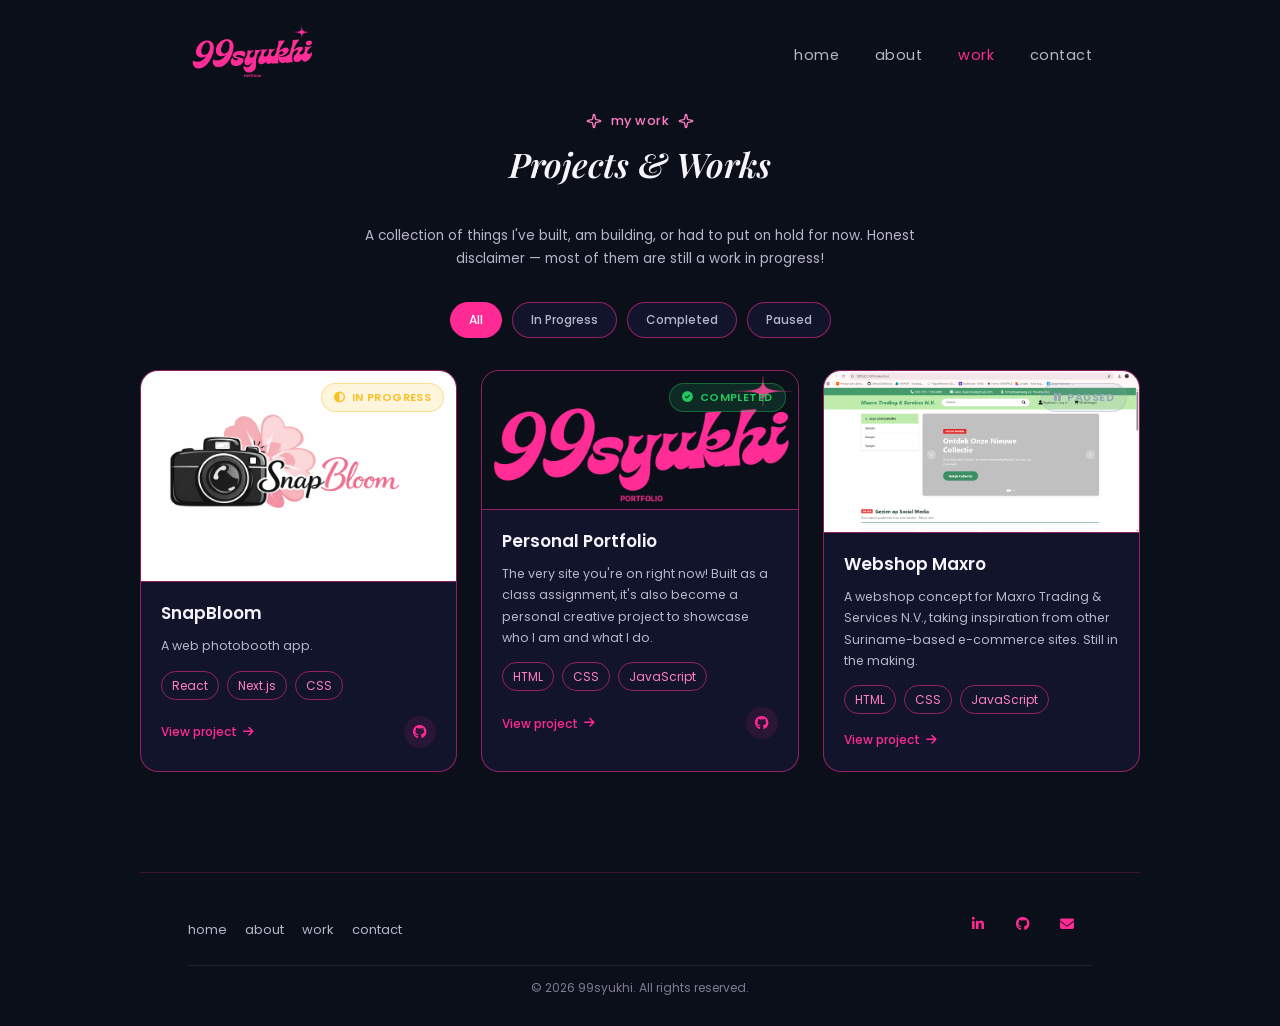
<file: work.html>
<!doctype html>
<html lang="en">
  <head>
    <meta charset="UTF-8" />
    <meta name="viewport" content="width=device-width, initial-scale=1.0" />
    <title>Work — 99syukhi</title>
    <link rel="preconnect" href="https://fonts.googleapis.com">
    <link href="https://fonts.googleapis.com/css2?family=Pacifico&family=Playfair+Display:ital,wght@1,500;1,600&family=Poppins:wght@300;400;500;600;700&display=swap" rel="stylesheet">
    <link rel="stylesheet" href="https://cdnjs.cloudflare.com/ajax/libs/font-awesome/6.5.1/css/all.min.css">
    <link rel="icon" type="image/png" href="img/logo.png">
    <link rel="stylesheet" href="css/main.css" />
    <link rel="stylesheet" href="css/work.css" />
    <link rel="stylesheet" href="css//responsive.css" />
  </head>

  <body>

    <header class="site-header">
      <div class="logo">
        <a href="index.html">
          <img src="img/logo.png" alt="99syukhi Logo">
        </a>
      </div>
      <nav class="main-nav" id="mainNav">
        <a href="index.html" class="nav-link">Home</a>
        <a href="about.html" class="nav-link">About</a>
        <a href="work.html" class="nav-link active">Work</a>
        <a href="contact.html" class="nav-link">Contact</a>
      </nav>
    </header>

    <main>

      <section class="work-intro">
        <p class="eyebrow center">
          <svg xmlns="http://www.w3.org/2000/svg" width="16" height="16" viewBox="0 0 24 24" fill="none" stroke="currentColor" stroke-width="2" stroke-linecap="round" stroke-linejoin="round">
            <path d="M11.017 2.814a1 1 0 0 1 1.966 0l1.051 5.558a2 2 0 0 0 1.594 1.594l5.558 1.051a1 1 0 0 1 0 1.966l-5.558 1.051a2 2 0 0 0-1.594 1.594l-1.051 5.558a1 1 0 0 1-1.966 0l-1.051-5.558a2 2 0 0 0-1.594-1.594l-5.558-1.051a1 1 0 0 1 0-1.966l5.558-1.051a2 2 0 0 0 1.594-1.594z"/>
          </svg>
          my work
          <svg xmlns="http://www.w3.org/2000/svg" width="16" height="16" viewBox="0 0 24 24" fill="none" stroke="currentColor" stroke-width="2" stroke-linecap="round" stroke-linejoin="round">
            <path d="M11.017 2.814a1 1 0 0 1 1.966 0l1.051 5.558a2 2 0 0 0 1.594 1.594l5.558 1.051a1 1 0 0 1 0 1.966l-5.558 1.051a2 2 0 0 0-1.594 1.594l-1.051 5.558a1 1 0 0 1-1.966 0l-1.051-5.558a2 2 0 0 0-1.594-1.594l-5.558-1.051a1 1 0 0 1 0-1.966l5.558-1.051a2 2 0 0 0 1.594-1.594z"/>
          </svg>
        </p>
        <h1 class="section-title">Projects &amp; Works</h1>
        <p class="work-sub">
          A collection of things I've built, am building, or had to put on hold for now.
          Honest disclaimer — most of them are still a work in progress!
        </p>
      </section>

      <section class="filter-section">
        <div class="filter-bar">
          <button class="filter-btn active" data-filter="all">All</button>
          <button class="filter-btn" data-filter="in-progress">In Progress</button>
          <button class="filter-btn" data-filter="completed">Completed</button>
          <button class="filter-btn" data-filter="paused">Paused</button>
        </div>
      </section>

      <section class="work-section">
        <div class="work-grid" id="workGrid">

          <article class="work-card" data-status="in-progress">
            <div class="work-thumb">
              <img src="/img/projects/snapbloom-logo.png" alt="SnapBloom project thumbnail">
              <span class="status-badge status-badge--in-progress">
                <i class="fa-solid fa-circle-half-stroke"></i> In Progress
              </span>
            </div>
            <div class="work-body">
              <h2 class="work-title">SnapBloom</h2>
              <p class="work-desc">
                A web photobooth app.
              </p>
              <div class="tag-list">
                <span class="tag">React</span>
                <span class="tag">Next.js</span>
                <span class="tag">CSS</span>
              </div>
              <div class="work-links">
                <a href="/snapbloom.html" class="text-link">
                  View project <i class="fa-solid fa-arrow-right"></i>
                </a>
                <a href="https://github.com/99syukhi/snapbloom" class="work-icon-link" aria-label="GitHub repository" target="_blank">
                  <i class="fa-brands fa-github"></i>
                </a>
              </div>
            </div>
          </article>

          <article class="work-card" data-status="completed">
            <div class="work-thumb">
              <img src="/img/logo.png" alt="Personal Portfolio project thumbnail">
              <span class="status-badge status-badge--completed">
                <i class="fa-solid fa-circle-check"></i> completed
              </span>
            </div>
            <div class="work-body">
              <h2 class="work-title">Personal Portfolio</h2>
              <p class="work-desc">
                The very site you're on right now! Built as a class assignment, 
                it's also become a personal creative project to showcase who I am and what I do.
              </p>
              <div class="tag-list">
                <span class="tag">HTML</span>
                <span class="tag">CSS</span>
                <span class="tag">JavaScript</span>
              </div>
              <div class="work-links">
                <a href="portfolio.html" class="text-link">
                  View project <i class="fa-solid fa-arrow-right"></i>
                </a>
                <a href="https://github.com/99syukhi/99syukhi.github.io" class="work-icon-link" aria-label="GitHub repository" target="_blank">
                  <i class="fa-brands fa-github"></i>
                </a>
              </div>
            </div>
          </article>

          <article class="work-card" data-status="paused">
            <div class="work-thumb">
              <img src="/img/projects/webshop.png" alt="Webshop Maxro project thumbnail">
              <span class="status-badge status-badge--paused">
                <i class="fa-solid fa-pause"></i> paused
              </span>
            </div>
            <div class="work-body">
              <h2 class="work-title">Webshop Maxro</h2>
              <p class="work-desc">
                A webshop concept for Maxro Trading &amp; Services N.V., taking inspiration 
                from other Suriname-based e-commerce sites. Still in the making.
              </p>
              <div class="tag-list">
                <span class="tag">HTML</span>
                <span class="tag">CSS</span>
                <span class="tag">JavaScript</span>
              </div>
              <div class="work-links">
                <a href="#" class="text-link">
                  View project <i class="fa-solid fa-arrow-right"></i>
                </a>
              </div>
            </div>
          </article>

          <div class="no-results" id="noResults" hidden>
            <i class="fa-solid fa-folder-open"></i>
            <p>No projects with this status yet.</p>
          </div>

        </div>
      </section>

    </main>

    <footer>
      <nav class="footer-nav">
        <ul>
          <li><a href="index.html">home</a></li>
          <li><a href="about.html">about</a></li>
          <li><a href="work.html">work</a></li>
          <li><a href="contact.html">contact</a></li>
        </ul>
      </nav>
      <p class="footer-cta">Let's connect</p>
      <div class="social-icons footer-icons">
        <a href="https://www.linkedin.com/in/jo-melly-amatbahrowi-447380358/" aria-label="LinkedIn"><i class="fa-brands fa-linkedin-in"></i></a>
        <a href="https://github.com/99syukhy" aria-label="GitHub"><i class="fa-brands fa-github"></i></a>
        <a href="mailto:jomellyamatbahrowi@gmail.com" aria-label="Email"><i class="fa-solid fa-envelope"></i></a>
      </div>
      <hr class="footer-divider" />
      <p class="footer-copy">&copy; 2026 99syukhi. All rights reserved.</p>
    </footer>

    <script src="/js/script.js"></script>
  </body>
</html>
</file>
<file: css/main.css>
:root {
    --background-color: #0B0F1A;
    --bg-card: #12142b;      
    --bg-card-alt: #161933; 
    --pink: #ff2a93;         
    --pink-soft: #ff7fc4;     
    --border-pink: rgba(255, 42, 147, 0.55);
    --text-light: #f6f5fb;  
    --text-muted: #b7b6c9;    
    --text-faint: #7d7c93;

    --font-logo: 'Pacifico', cursive;
    --font-display: 'Playfair Display', serif;
    --font-body: 'Poppins', sans-serif;

    --max-width: 480px;       
    --radius-lg: 28px;
    --radius-md: 18px;
    --radius-pill: 999px;
    --section-gap: 64px;
}

* {
  margin: 0;
  padding: 0;
  box-sizing: border-box;
}

html {
  scroll-behavior: smooth;
}

body {
  background-color: var(--background-color);
  color: var(--text-muted);
  font-family: var(--font-body);
  font-size: 15px;
  line-height: 1.6;
  -webkit-font-smoothing: antialiased;
}

ul {
  list-style: none;
}

a {
  color: inherit;
  text-decoration: none;
}

section {
  padding: 0 20px;
  margin-bottom: var(--section-gap);
}

header{
  background-color: var(--background-color);
}

.head {
  display: flex;
  flex-direction: column;
  align-items: center;
  background-color: var(--background-color);
  padding: 20px;
  gap: 15px;
}

.logo img{
    width: 10rem;
    height: auto;
    align-items: center;
}

.site-header {
  padding: 32px 20px 24px;
  text-align: center;
}

.logo {
  display: flex;
  align-items: center;
  justify-content: center;
  gap: 0.5rem;
}

.main-nav {
  display: flex;
  flex-direction: column;
  align-items: center;
  gap: 0.5rem;
  margin-top: 1rem;
}

.nav-link {
  font-size: 0.75rem;
  color: var(--text-muted);
  text-transform: lowercase;
  letter-spacing: 0.03em;
  transition: color 0.2s ease;
}

.nav-link.active {
  color: var(--pink);
}

.nav-link.hover {
  color: var(--pink-soft);
}

.eyebrow {
  font-size: 0.80rem;
  color: var(--text-faint);
  text-transform: lowercase;
  letter-spacing: 0.04em;
}

.eyebrow.center {
  text-align: center;
  color: var(--pink-soft);
  font-weight: 500;
  margin-bottom: 6px;
}

.eyebrow svg {
  width: 16px;
  height: 16px;
  vertical-align: middle;
  margin: 0 0.35rem;
}

.section-title {
  font-family: var(--font-display);
  font-style: italic;
  font-weight: 600;
  font-size: 30px;
  color: var(--text-light);
  text-align: center;
  margin-bottom: 32px;
}

.hero {
  margin-top: 8px;
  padding: 0 20px;
}

.hero-card {
  background: var(--bg-card);
  border: 1.5px solid var(--border-pink);
  border-radius: var(--radius-lg);
  box-shadow: 0 0 40px rgba(255, 42, 147, 0.08);
  padding: 24px 20px 28px;
 
  display: grid;
  grid-template-columns: 1fr 120px;
  grid-template-rows: auto auto;
  column-gap: 16px;
  align-items: start;
}

.hero-text {
  grid-column: 1;
  grid-row: 1;
}
 
.hero-text .eyebrow {
  margin-bottom: 4px;
}
 
.hero-name {
  font-family: var(--font-display);
  font-style: italic;
  font-weight: 600;
  font-size: 36px;  
  color: var(--text-light);
  line-height: 1.1;
}
 
.hero-bio {
  font-size: 12px;
  color: var(--text-muted);
  margin-top: 10px;
}

.hero-img {
  grid-column: 2;
  grid-row: 1 / 3;
  width: 100%;
  margin: 0;
  align-self: center;
}
 
.hero-img img {
  width: 100%;
  height: auto;
  display: block;
  border-radius: var(--radius-md);
}

.social-pill {
  grid-column: 1;
  grid-row: 2;
  display: inline-flex;
  align-items: center;
  gap: 10px;
  margin-top: 16px;
  background: var(--pink);
  color: var(--text-light);
  font-size: 12px;
  font-weight: 500;
  padding: 8px 16px;
  border-radius: var(--radius-pill);
  width: fit-content;
}
 
.social-pill a {
  display: flex;
  align-items: center;
  justify-content: center;
  width: 22px;
  height: 22px;
  background: rgba(255, 255, 255, 0.18);
  border-radius: 50%;
  font-size: 11px;
  color: var(--text-light);
}


.role-card {
  display: flex;
  gap: 16px;
  background: var(--bg-card);
  border: 1px solid var(--border-pink);
  border-radius: var(--radius-md);
  padding: 20px;
  margin-bottom: 18px;
}

.role-icon {
  flex-shrink: 0;
  width: 44px;
  height: 44px;
  border-radius: 50%;
  background: rgba(255, 42, 147, 0.12);
  color: var(--pink);
  display: flex;
  align-items: center;
  justify-content: center;
  font-size: 17px;
}

.role-tag {
  display: inline-block;
  font-size: 10px;
  letter-spacing: 0.08em;
  text-transform: uppercase;
  color: var(--pink-soft);
  margin-bottom: 4px;
}

.role-title {
  font-family: var(--font-body);
  font-weight: 600;
  font-size: 16px;
  color: var(--text-light);
}

.role-org {
  font-size: 13px;
  color: var(--pink-soft);
  margin-top: 2px;
  margin-bottom: 8px;
}

.role-desc {
  font-size: 13px;
  color: var(--text-muted);
}

.project-card {
  background: var(--bg-card);
  border: 1px solid var(--border-pink);
  border-radius: var(--radius-md);
  overflow: hidden;
  margin-bottom: 22px;
}

.project-thumb img {
  width: 100%;
  height: auto;
  border-bottom: 1px solid var(--border-pink);
}

.project-body {
  padding: 18px 20px 22px;
}

.project-title {
  font-size: 17px;
  font-weight: 600;
  color: var(--text-light);
  margin-bottom: 8px;
}

.project-desc {
  font-size: 12px;
  color: var(--text-muted);
  margin-bottom: 14px;
}

.tag-list {
  display: flex;
  flex-wrap: wrap;
  gap: 8px;
  margin-bottom: 14px;
}

.tag {
  font-size: 12px;
  color: var(--pink-soft);
  border: 1px solid var(--border-pink);
  padding: 4px 10px;
  border-radius: var(--radius-pill);
}

.text-link {
  font-size: 12px;
  font-weight: 500;
  color: var(--pink);
  display: inline-flex;
  align-items: center;
  gap: 6px;
  transition: gap 0.2s ease;
}

.text-link:hover {
  gap: 10px;
}

.skills-grid {
  display: flex;
  flex-wrap: wrap;
  justify-content: center;
  gap: 12px;
}

.skill-pill {
  display: flex;
  align-items: center;
  gap: 8px;
  background: var(--bg-card);
  border: 1px solid var(--border-pink);
  border-radius: var(--radius-pill);
  padding: 10px 16px;
  font-size: 12px;
  color: var(--text-light);
}

.skill-pill i {
  color: var(--pink);
  font-size: 14px;
}

.footer-copy {
  text-align: center;
  padding: 40px 20px 32px;
  border-top: 1px solid rgba(255, 42, 147, 0.2);
  font-size: 12px;
  color: var(--text-faint);
}

.footer-nav ul {
  display: flex;
  justify-content: center;
  gap: 18px;
  margin-bottom: 22px;
  flex-wrap: wrap;
}

.footer-nav a {
  font-size: 13px;
  color: var(--text-muted);
  text-transform: lowercase;
  transition: color 0.2s ease;
}

.footer-nav a:hover {
  color: var(--pink);
}

.footer-cta {
  font-family: var(--font-display);
  font-style: italic;
  font-size: 18px;
  color: var(--text-light);
  margin-bottom: 14px;
  text-align: center;
  width: 100%;
}
 
.footer-icons {
  display: flex;
  justify-content: center;
  align-items: center;
  margin-bottom: 26px;
}
 
.footer-icons a {
  width: 32px;
  height: 32px;
  font-size: 14px;
  color: var(--pink);
}
 
.footer-divider {
  border: none;
  border-top: 1px solid rgba(255, 255, 255, 0.08);
  max-width: var(--max-width);
  margin: 0 auto 18px;
}
</file>
<file: css/responsive.css>
@media (min-width: 768px) {

  :root {
    --max-width: 720px;
    --section-gap: 80px;
  }

  section {
    padding: 0 32px;
  }

  .site-header {
    display: flex;
    align-items: center;
    justify-content: space-between;
    padding: 20px 32px;
    text-align: left;
    max-width: var(--max-width);
    margin: 0 auto;
  }

  .wrap-logo {
    flex-shrink: 0;
  }

  .logo img {
    width: 7rem; 
  }

  .main-nav {
    flex-direction: row;
    gap: 24px;
    margin-top: 0;
  }

  .nav-link {
    font-size: 0.85rem;
  }

 .hero { padding: 0 32px; }
 
  .hero-card {
    max-width: var(--max-width);
    margin: 0 auto;
    grid-template-columns: 1fr 180px;
    column-gap: 28px;
    padding: 36px 36px 32px;
  }
 
  .hero-name { font-size: 48px; }
  .hero-bio  { font-size: 13px; max-width: 380px; }

  .roles {
    padding: 0 32px;
  }

  .role-grid {
    display: grid;
    grid-template-columns: 1fr 1fr;
    gap: 18px;
    max-width: var(--max-width);
    margin: 0 auto;
  }

  .role-card {
    margin-bottom: 0;
  }

  .projects {
    padding: 0 32px;
  }

  .project-grid {
    display: grid;
    grid-template-columns: 1fr 1fr;
    gap: 22px;
    max-width: var(--max-width);
    margin: 0 auto;
  }

  .project-card {
    margin-bottom: 0;
  }

   .project-card:last-child:nth-child(odd) {
    grid-column: 1 / -1;
    max-width: calc(50% - 11px); 
    margin-left: auto;
    margin-right: auto;
  }

  .skills {
    padding: 0 32px;
  }

  .skills-grid {
    max-width: var(--max-width);
    margin: 0 auto;
  }

  .section-title {
    font-size: 34px;
  }

  .about-card {
    gap: 3rem;
    padding: 15px;
    max-width: var(--max-width);
    margin: 0 auto;
  }
 
  .about-card img {
    width: 10rem;
  }
 
  .about-card h2 {
    font-size: 2rem;
  }
 
  .about-card p {
    font-size: 14px;
  }
 
.timeline{
  max-width: var(--max-width);
  margin: 0 auto;
}
  .timeline-item h3 {
    font-size: 2rem;
  }
 
  .timeline-item p {
    font-size: 14px;
  }
 
   .interest-grid {
    max-width: var(--max-width);
    margin: 0 auto;
  }

  .interest-card {
    padding: 28px;
  }
 
  .interest-card i {
    font-size: 28px;
  }

  .story-card {
    max-width: var(--max-width);
  }
 
  .story-card p {
    font-size: 14px;
  }

  .work-sub {
    font-size: 0.85rem;
    max-width: 480px;
  }

  .filter-bar {
    max-width: 700px;
  }

    .project-hero,
  .detail-section,
  .project-nav {
    max-width: 720px;
    padding-left: 32px;
    padding-right: 32px;
  }

  .back-wrap {
    padding: 0 32px;
    max-width: 720px;
    margin-left: auto;
    margin-right: auto;
  }

  .project-hero-title {
    font-size: 48px;
  }

  .media-grid {
    display: grid;
    grid-template-columns: 1fr 1fr;
    gap: 18px;
  }

  .media-item:only-child {
    grid-column: 1 / -1;
  }

  .work-grid {
    display: grid;
    grid-template-columns: 1fr 1fr;
    gap: 24px;
    max-width: 700px;
  }

  .work-card:last-child:nth-child(odd) {
    grid-column: 1 / -1;
    max-width: calc(50% - 12px);
    margin-left: auto;
    margin-right: auto;
  }

  .contact-sub {
    font-size: 0.85rem;
    max-width: 480px;
  }

  .socials-grid {
    display: grid;
    grid-template-columns: 1fr 1fr;
    gap: 16px;
    max-width: 700px;
  }

  .social-card:last-child:nth-child(odd) {
    grid-column: 1 / -1;
    max-width: calc(50% - 8px);
    margin-left: auto;
    margin-right: auto;
  }

  .cv-card {
    flex-direction: row;
    text-align: left;
    align-items: center;
    gap: 28px;
    max-width: 700px;
    padding: 32px 36px;
  }

  .cv-text {
    flex: 1;
  }

  .cv-buttons {
    justify-content: flex-start;
    flex-wrap: nowrap;
  }

  footer {
    padding: 32px 32px 24px;
    border-top: 1px solid rgba(255, 42, 147, 0.2);
    display: grid;
    grid-template-columns: 1fr auto;
    grid-template-rows: auto auto auto;
    align-items: center;
    column-gap: 32px;
    max-width: var(--max-width);
    margin: 0 auto;
  }

  .footer-nav {
    grid-column: 1;
    grid-row: 1;
  }

  .footer-nav ul {
    justify-content: flex-start;
    margin-bottom: 0;
  }

  .footer-icons {
    grid-column: 2;
    grid-row: 1;
    gap: 12px;
    margin-bottom: 0;
  }

  .footer-cta {
    display: none;
  }

  .footer-divider {
    grid-column: 1 / -1;
    grid-row: 2;
    max-width: 100%;
    margin: 20px 0 12px;
  }

  .footer-copy {
    grid-column: 1 / -1;
    grid-row: 3;
    border-top: none;  
    padding: 0;
    text-align: center;
  }

}

@media (min-width: 1024px) {

  :root {
    --max-width: 1000px;
    --section-gap: 100px;
  }

  section {
    padding: 0 48px;
  }

  .site-header {
    max-width: var(--max-width);
    padding: 24px 48px;
  }

  .logo img {
    width: 8rem;
  }

  .main-nav {
    gap: 36px;
  }

  .nav-link {
    font-size: 0.9rem;
  }

  .hero { padding: 0 48px; }
 
  .hero-card {
    max-width: var(--max-width);
    grid-template-columns: 1fr 200px;
    column-gap: 36px;
    padding: 36px 40px 32px;
  }
 
  .hero-text  { grid-column: 1; grid-row: 1; }
  .hero-img   { grid-column: 2; grid-row: 1 / 3; width: 100%; margin: 0; align-self: center; }
  .social-pill{ grid-column: 1; grid-row: 2; margin: 16px 0 0; }
 
  .hero-name { font-size: 52px; }
  .hero-bio  { font-size: 13px; max-width: 400px; }

  .roles {
    padding: 0 48px;
  }

  .role-grid {
    max-width: var(--max-width);
    gap: 24px;
  }
  
  .projects {
    padding: 0 48px;
  }

  .project-grid {
    grid-template-columns: repeat(3, 1fr);
    gap: 24px;
    max-width: var(--max-width);
  }

   .project-card:last-child:nth-child(odd) {
    grid-column: auto;
    max-width: none;
    margin-left: 0;
    margin-right: 0;
  }

  .skills {
    padding: 0 48px;
  }

  .skills-grid {
    max-width: var(--max-width);
    gap: 14px;
  }

  .skill-pill {
    font-size: 14px;
    padding: 12px 20px;
  }

  .about-card {
    gap: 3rem;
    padding: 36px;
    max-width: var(--max-width);
    margin: 0 auto;
  }
 
  .about-card img {
    width: 25rem;
  }
 
  .about-card h2 {
    font-size: 2rem;
  }
 
  .about-card p {
    font-size: 16px;
  }
 
  .timeline{
  max-width: var(--max-width);
  margin: 0 auto;
  }

  .timeline-item h3 {
    font-size: 2rem;
  }
 
  .timeline-item p {
    font-size: 16px;
  }
 
   .interest-grid {
    max-width: var(--max-width);
    margin: 0 auto;
  }

  .interest-card {
    padding: 28px;
  }
 
  .interest-card i {
    font-size: 28px;
  }
 
  .story-card {
    max-width: var(--max-width);
    margin: 0 auto;
  }
 
  .story-card p {
    font-size: 16px;
  }

  .filter-bar {
    max-width: 860px;
  }

  .work-grid {
    grid-template-columns: repeat(3, 1fr);
    max-width: 1000px;
  }

  .work-card:last-child:nth-child(odd) {
    grid-column: auto;
    max-width: none;
    margin-left: 0;
    margin-right: 0;
  }

  .work-sub {
    max-width: 560px;
  }

    .project-hero,
  .detail-section,
  .project-nav {
    max-width: 860px;
    padding-left: 48px;
    padding-right: 48px;
  }

  .back-wrap {
    padding: 0 48px;
    max-width: 860px;
  }

  .project-hero-title {
    font-size: 56px;
  }

  .detail-heading {
    font-size: 26px;
  }

  .detail-text {
    font-size: 0.9rem;
  }

  .socials-grid {
    max-width: 860px;
  }

  .social-card:last-child:nth-child(odd) {
    max-width: calc(50% - 8px);
  }

  .cv-card {
    max-width: 860px;
    padding: 40px 48px;
    gap: 36px;
  }

  .cv-text h2 {
    font-size: 26px;
  }

  .cv-text p {
    font-size: 0.85rem;
  }

  footer {
    max-width: var(--max-width);
    padding: 40px 48px 28px;
  }
}
</file>
<file: css/about.css>
.about-card, .story-card{
    background: var(--bg-card);
    border:1px solid var(--border-pink);
    border-radius:var(--radius-lg);
    padding:24px;
    box-shadow: 0 0 40px rgba(255, 42, 147, 0.08);
}

.about-card{
    display:flex;
    flex-direction:column;
    align-items:center;
    gap:1rem;
    text-align:center;
}

.about-card img{
    width:12.5rem;
    border:1px solid var(--border-pink);
    border-radius:var(--radius-lg);
}

.about-card h2{
    font-family:var(--font-display);
    font-style:italic;
    font-size:28px;
    color:var(--text-light);
    margin-bottom:10px;
}

.about-card p{
    font-size:12px;
    color:var(--text-muted);
    margin-bottom:2px;
}

.story-card p{
font-size:12px;
line-height:1.8;
}

.timeline{
    display:flex;
    flex-direction:column;
    gap:1rem;
}

.timeline-item{
    display:flex;
    gap:0.5rem;
    align-items:flex-start;
}

.dot{
    width:0.75rem;
    height:0.75rem;
    flex-shrink: 0;
    margin-top:0.1rem;
    border-radius:50%;
    background:var(--pink);
    box-shadow:0 0 12px rgba(255,42,147,.6);
}

.timeline-item h3{
    color:var(--text-light);
    margin-bottom:1px;
}

.timeline-item p{
    font-size:12px;
}

.interest-grid{
    display:grid;
    grid-template-columns:repeat(2,1fr);
    gap:1rem;
}

.interest-card{
    background:var(--bg-card);
    border:1px solid var(--border-pink);
    border-radius:var(--radius-md);
    padding:20px;
    display:flex;
    flex-direction:column;
    align-items:center;
    gap:12px;
    color:var(--text-light);
    box-shadow: 0 0 40px rgba(255, 42, 147, 0.08);
}

.interest-card i{
    font-size:24px;
    color:var(--pink);
}
</file>
<file: css/contact.css>
.contact-intro {
  text-align: center;
  padding: 0 20px;
  margin-bottom: 40px;
}

.contact-sub {
  font-size: 0.8rem;
  color: var(--text-muted);
  max-width: 360px;
  margin: 0 auto;
  line-height: 1.7;
}

.socials-section {
  padding: 0 20px;
  margin-bottom: var(--section-gap);
}

.socials-grid {
  display: flex;
  flex-direction: column;
  gap: 14px;
  max-width: 480px;
  margin: 0 auto;
}

.social-card {
  display: flex;
  align-items: center;
  gap: 16px;
  background: var(--bg-card);
  border: 1px solid var(--border-pink);
  border-radius: var(--radius-md);
  padding: 16px 18px;
  text-decoration: none;
  transition: background 0.2s ease, transform 0.2s ease;
}

.social-card:hover {
  background: var(--bg-card-alt);
  transform: translateY(-2px);
}

.social-icon-wrap {
  flex-shrink: 0;
  width: 42px;
  height: 42px;
  border-radius: 50%;
  display: flex;
  align-items: center;
  justify-content: center;
  font-size: 17px;
  color: #fff;
}

.social-icon-wrap.linkedin  { background: #0a66c2; }
.social-icon-wrap.github    { background: #333; }
.social-icon-wrap.instagram { background: linear-gradient(135deg, #f09433, #e6683c, #dc2743, #cc2366, #bc1888); }
.social-icon-wrap.facebook  { background: #1877f2; }
.social-icon-wrap.email     { background: var(--pink); }

.social-info {
  flex: 1;
  display: flex;
  flex-direction: column;
  gap: 2px;
}

.social-platform {
  font-size: 0.85rem;
  font-weight: 600;
  color: var(--text-light);
}

.social-handle {
  font-size: 0.72rem;
  color: var(--text-faint);
}

.social-arrow {
  font-size: 13px;
  color: var(--text-faint);
  transition: color 0.2s ease, transform 0.2s ease;
}

.social-card:hover .social-arrow {
  color: var(--pink);
  transform: translateX(4px);
}

.cv-section {
  padding: 0 20px;
  margin-bottom: var(--section-gap);
}

.cv-card {
  display: flex;
  flex-direction: column;
  align-items: center;
  text-align: center;
  gap: 20px;
  background: var(--bg-card);
  border: 1.5px solid var(--border-pink);
  border-radius: var(--radius-lg);
  padding: 32px 24px;
  max-width: 480px;
  margin: 0 auto;
  box-shadow: 0 0 40px rgba(255, 42, 147, 0.08);
}

.cv-icon {
  width: 56px;
  height: 56px;
  border-radius: 50%;
  background: rgba(255, 42, 147, 0.12);
  color: var(--pink);
  display: flex;
  align-items: center;
  justify-content: center;
  font-size: 22px;
}

.cv-text h2 {
  font-family: var(--font-display);
  font-style: italic;
  font-size: 22px;
  color: var(--text-light);
  margin-bottom: 6px;
}

.cv-text p {
  font-size: 0.78rem;
  color: var(--text-muted);
  line-height: 1.7;
}

.cv-buttons {
  display: flex;
  gap: 12px;
  flex-wrap: wrap;
  justify-content: center;
}

.cv-btn {
  display: inline-flex;
  align-items: center;
  gap: 8px;
  padding: 10px 22px;
  border-radius: var(--radius-pill);
  font-size: 0.8rem;
  font-weight: 600;
  text-decoration: none;
  transition: opacity 0.2s ease, transform 0.2s ease;
}

.cv-btn:hover {
  opacity: 0.85;
  transform: translateY(-2px);
}

.cv-btn--view {
  color: var(--pink);
  border: 1.5px solid var(--pink);
  background: transparent;
}

.cv-btn--download {
  color: #fff;
  background: var(--pink);
  border: 1.5px solid var(--pink);
}
</file>
<file: css/project.css>
.back-wrap {
  padding: 0 20px;
  margin-bottom: 24px;
}

.back-link {
  display: inline-flex;
  align-items: center;
  gap: 8px;
  font-size: 0.8rem;
  font-weight: 500;
  color: var(--text-muted);
  transition: color 0.2s ease;
}

.back-link:hover {
  color: var(--pink);
}

.project-hero {
  padding: 0 20px;
  margin-bottom: 48px;
  max-width: 700px;
  margin-left: auto;
  margin-right: auto;
}

.project-hero-inner {
  margin-bottom: 24px;
}

.project-meta {
  display: flex;
  align-items: center;
  gap: 12px;
  margin-bottom: 14px;
  flex-wrap: wrap;
}

.status-badge {
  display: inline-flex;
  align-items: center;
  gap: 6px;
  font-size: 0.68rem;
  font-weight: 600;
  letter-spacing: 0.04em;
  text-transform: uppercase;
  padding: 5px 12px;
  border-radius: var(--radius-pill);
}

.status-badge--in-progress {
  background: rgba(251, 191, 36, 0.15);
  color: #fbbf24;
  border: 1px solid rgba(251, 191, 36, 0.4);
}

.status-badge--completed {
  background: rgba(34, 197, 94, 0.15);
  color: #22c55e;
  border: 1px solid rgba(34, 197, 94, 0.4);
}

.status-badge--paused {
  background: rgba(148, 163, 184, 0.15);
  color: #94a3b8;
  border: 1px solid rgba(148, 163, 184, 0.35);
}

.project-year {
  font-size: 0.75rem;
  color: var(--text-faint);
}

.project-hero-title {
  font-family: var(--font-display);
  font-style: italic;
  font-weight: 600;
  font-size: 38px;
  color: var(--text-light);
  line-height: 1.1;
  margin-bottom: 12px;
}

.project-hero-tagline {
  font-size: 0.85rem;
  color: var(--text-muted);
  line-height: 1.7;
  margin-bottom: 18px;
  max-width: 480px;
}

.project-hero-links {
  display: flex;
  gap: 12px;
  flex-wrap: wrap;
  margin-top: 22px;
}

.cv-btn {
  display: inline-flex;
  align-items: center;
  gap: 8px;
  padding: 10px 22px;
  border-radius: var(--radius-pill);
  font-size: 0.8rem;
  font-weight: 600;
  text-decoration: none;
  transition: opacity 0.2s ease, transform 0.2s ease;
}

.cv-btn:hover {
  opacity: 0.85;
  transform: translateY(-2px);
}

.cv-btn--view {
  color: var(--pink);
  border: 1.5px solid var(--pink);
  background: transparent;
}

.cv-btn--download {
  color: #fff;
  background: var(--pink);
  border: 1.5px solid var(--pink);
}

.project-cover {
  border-radius: var(--radius-lg);
  overflow: hidden;
  border: 1px solid var(--border-pink);
}

.project-cover img {
  width: 100%;
  height: auto;
  display: block;
}

.detail-section {
  padding: 0 20px;
  margin-bottom: 48px;
  max-width: 700px;
  margin-left: auto;
  margin-right: auto;
}

.detail-heading {
  font-family: var(--font-display);
  font-style: italic;
  font-size: 22px;
  color: var(--text-light);
  margin-bottom: 14px;
  padding-bottom: 10px;
  border-bottom: 1px solid rgba(255, 42, 147, 0.2);
}

.detail-text {
  font-size: 0.82rem;
  color: var(--text-muted);
  line-height: 1.8;
  margin-bottom: 12px;
}

.detail-text:last-child {
  margin-bottom: 0;
}

.feature-list {
  display: flex;
  flex-direction: column;
  gap: 12px;
  list-style: none;
  padding: 0;
}

.feature-list li {
  display: flex;
  align-items: flex-start;
  gap: 12px;
  font-size: 0.82rem;
  color: var(--text-muted);
}

.feature-list li i {
  flex-shrink: 0;
  margin-top: 3px;
  font-size: 13px;
}

.feature-list li .fa-check  { color: #22c55e; }
.feature-list li .fa-clock  { color: #fbbf24; }

.media-grid {
  display: flex;
  flex-direction: column;
  gap: 16px;
  margin-top: 20px;
}

.media-item {
  border-radius: var(--radius-md);
  overflow: hidden;
  border: 1px solid var(--border-pink);
}

.media-item img {
  width: 100%;
  height: auto;
  display: block;
}

.media-item figcaption {
  padding: 8px 14px;
  font-size: 0.72rem;
  color: var(--text-faint);
  background: var(--bg-card);
}

.project-nav {
  display: flex;
  justify-content: space-between;
  align-items: center;
  padding: 32px 20px 0;
  margin-bottom: var(--section-gap);
  border-top: 1px solid rgba(255, 42, 147, 0.15);
  max-width: 700px;
  margin-left: auto;
  margin-right: auto;
}

.project-nav-placeholder {
  flex: 1;
}

.project-nav-link {
  display: flex;
  flex-direction: column;
  gap: 4px;
  max-width: 48%;
  text-decoration: none;
}

.project-nav-link.next {
  text-align: right;
  margin-left: auto;
}

.project-nav-label {
  font-size: 0.72rem;
  color: var(--text-faint);
  text-transform: uppercase;
  letter-spacing: 0.06em;
}

.project-nav-title {
  font-size: 0.88rem;
  font-weight: 600;
  color: var(--pink);
  transition: gap 0.2s ease;
}

.project-nav-link:hover .project-nav-title {
  color: var(--pink-soft);
}
</file>
<file: css/work.css>
.work-intro {
  text-align: center;
  padding: 0 20px;
  margin-bottom: 32px;
}

.work-sub {
  font-size: 0.8rem;
  color: var(--text-muted);
  max-width: 360px;
  margin: 0 auto;
  line-height: 1.7;
}

.filter-section {
  padding: 0 20px;
  margin-bottom: 32px;
}

.filter-bar {
  display: flex;
  flex-wrap: wrap;
  gap: 10px;
  justify-content: center;
  max-width: 480px;
  margin: 0 auto;
}

.filter-btn {
  font-family: var(--font-body);
  font-size: 0.75rem;
  font-weight: 500;
  color: var(--text-muted);
  background: var(--bg-card);
  border: 1px solid var(--border-pink);
  border-radius: var(--radius-pill);
  padding: 8px 18px;
  cursor: pointer;
  transition: background 0.2s ease, color 0.2s ease;
}

.filter-btn:hover {
  color: var(--pink-soft);
}

.filter-btn.active {
  background: var(--pink);
  color: #fff;
  border-color: var(--pink);
}

.work-section {
  padding: 0 20px;
  margin-bottom: var(--section-gap);
}

.work-grid {
  display: flex;
  flex-direction: column;
  gap: 24px;
  max-width: 480px;
  margin: 0 auto;
}

.work-card {
  background: var(--bg-card);
  border: 1px solid var(--border-pink);
  border-radius: var(--radius-md);
  overflow: hidden;
  transition: transform 0.2s ease, box-shadow 0.2s ease;
}

.work-card:hover {
  transform: translateY(-4px);
  box-shadow: 0 8px 32px rgba(255, 42, 147, 0.12);
}

/* Cards hidden by the JS filter */
.work-card.hidden {
  display: none;
}

.work-thumb {
  position: relative;
}

.work-thumb img {
  width: 100%;
  height: auto;
  display: block;
  border-bottom: 1px solid var(--border-pink);
}

.status-badge {
  position: absolute;
  top: 12px;
  right: 12px;
  display: inline-flex;
  align-items: center;
  gap: 6px;
  font-size: 0.68rem;
  font-weight: 600;
  letter-spacing: 0.04em;
  text-transform: uppercase;
  padding: 5px 12px;
  border-radius: var(--radius-pill);
}

.status-badge--in-progress {
  background: rgba(251, 191, 36, 0.15);
  color: #fbbf24;
  border: 1px solid rgba(251, 191, 36, 0.4);
}

.status-badge--completed {
  background: rgba(34, 197, 94, 0.15);
  color: #22c55e;
  border: 1px solid rgba(34, 197, 94, 0.4);
}

.status-badge--paused {
  background: rgba(148, 163, 184, 0.15);
  color: #94a3b8;
  border: 1px solid rgba(148, 163, 184, 0.35);
}

.work-body {
  padding: 18px 20px 22px;
}

.work-title {
  font-size: 17px;
  font-weight: 600;
  color: var(--text-light);
  margin-bottom: 8px;
}

.work-desc {
  font-size: 0.78rem;
  color: var(--text-muted);
  line-height: 1.7;
  margin-bottom: 14px;
}

.work-links {
  display: flex;
  align-items: center;
  justify-content: space-between;
  margin-top: 16px;
}

.work-icon-link {
  width: 32px;
  height: 32px;
  display: flex;
  align-items: center;
  justify-content: center;
  border-radius: 50%;
  background: rgba(255, 42, 147, 0.1);
  color: var(--pink);
  font-size: 14px;
  transition: background 0.2s ease;
}

.work-icon-link:hover {
  background: rgba(255, 42, 147, 0.22);
}

.no-results {
  text-align: center;
  padding: 48px 20px;
  color: var(--text-faint);
  grid-column: 1 / -1;
}

.no-results i {
  font-size: 36px;
  margin-bottom: 12px;
  display: block;
  color: var(--border-pink);
}

.no-results p {
  font-size: 0.85rem;
}
</file>
